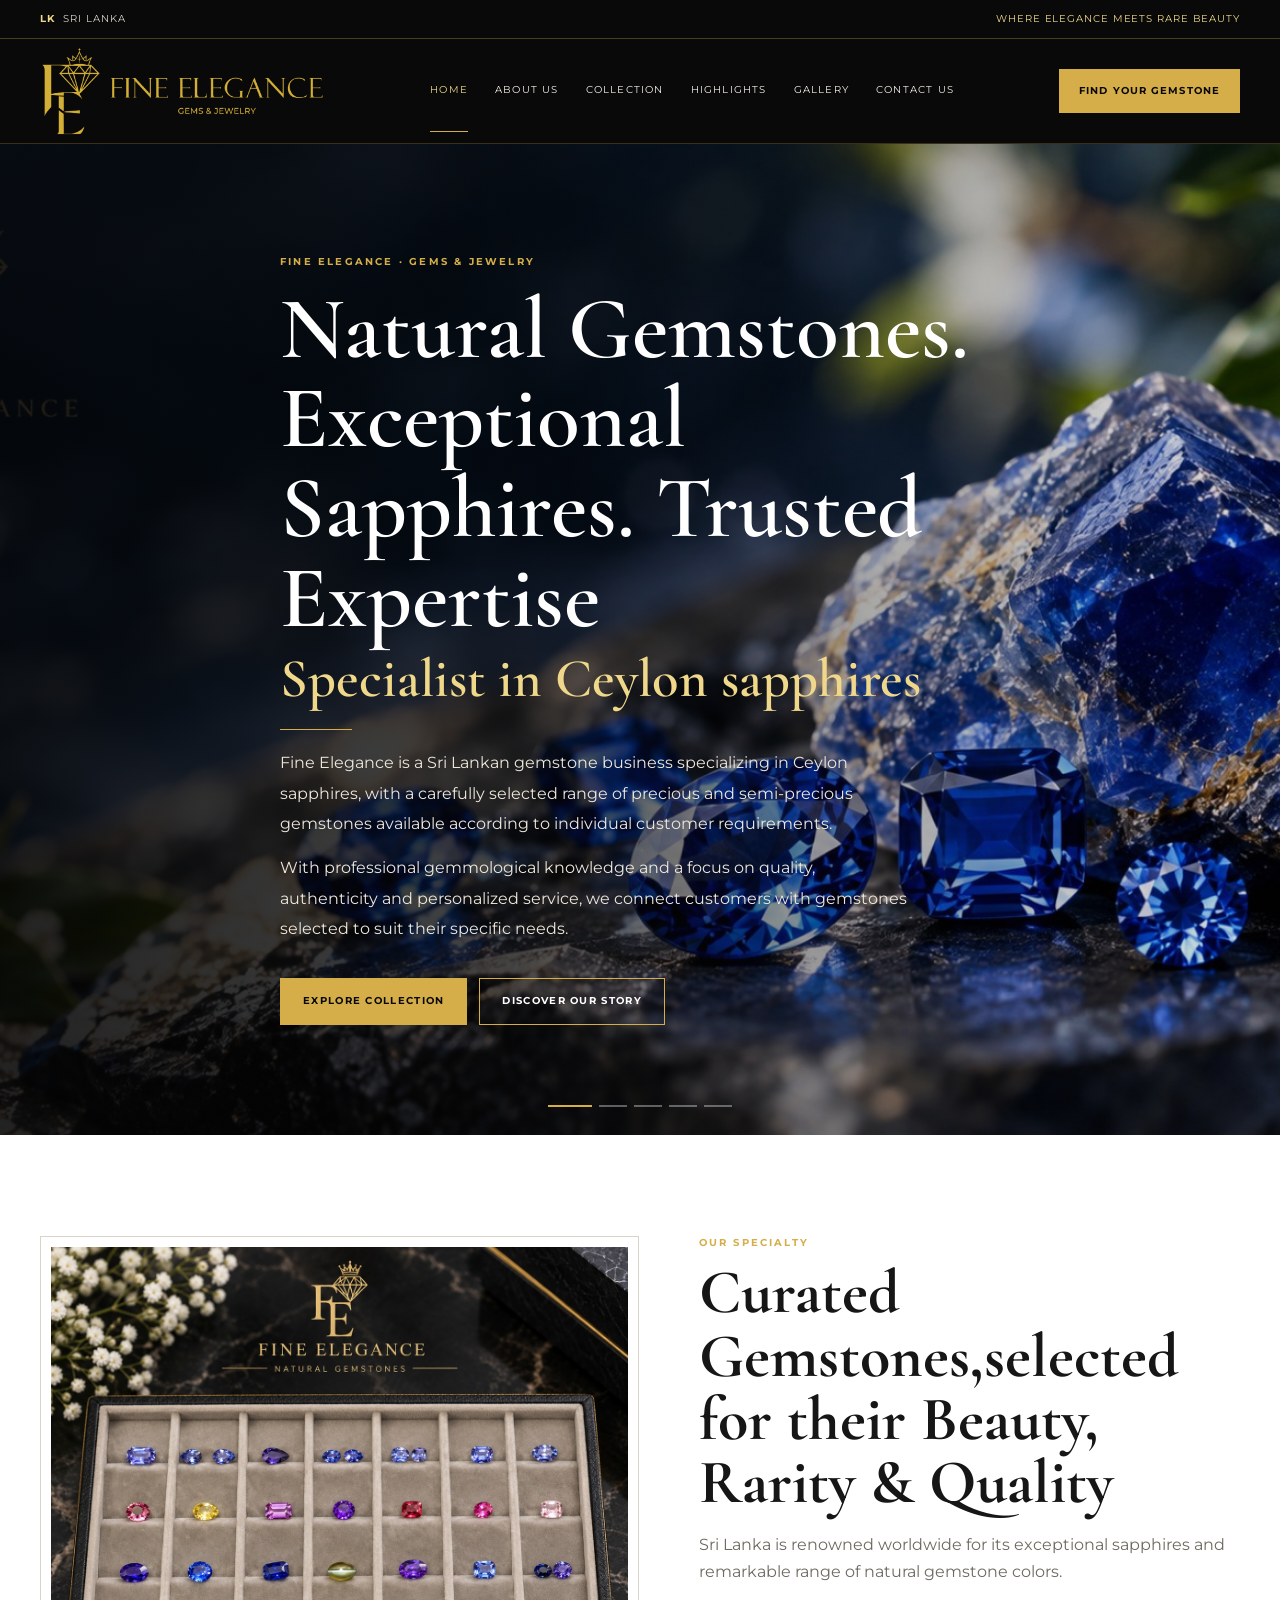
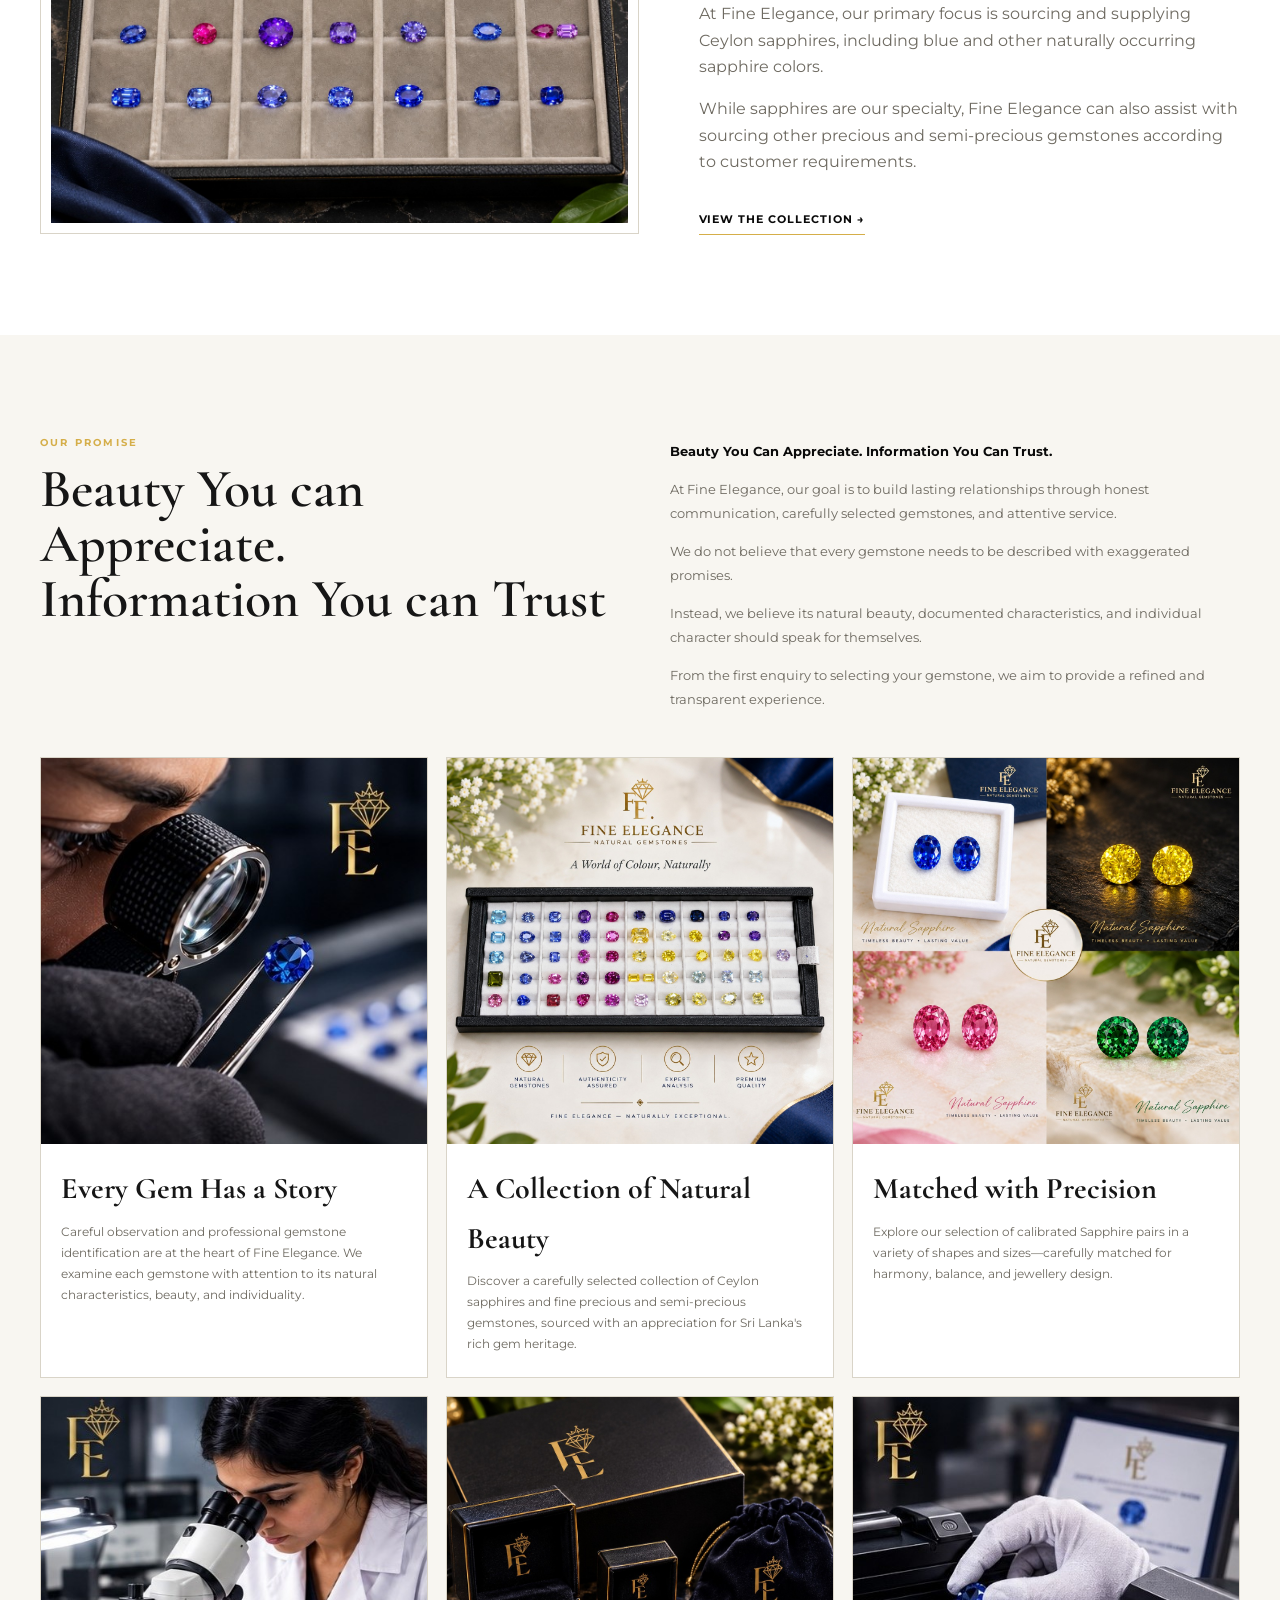
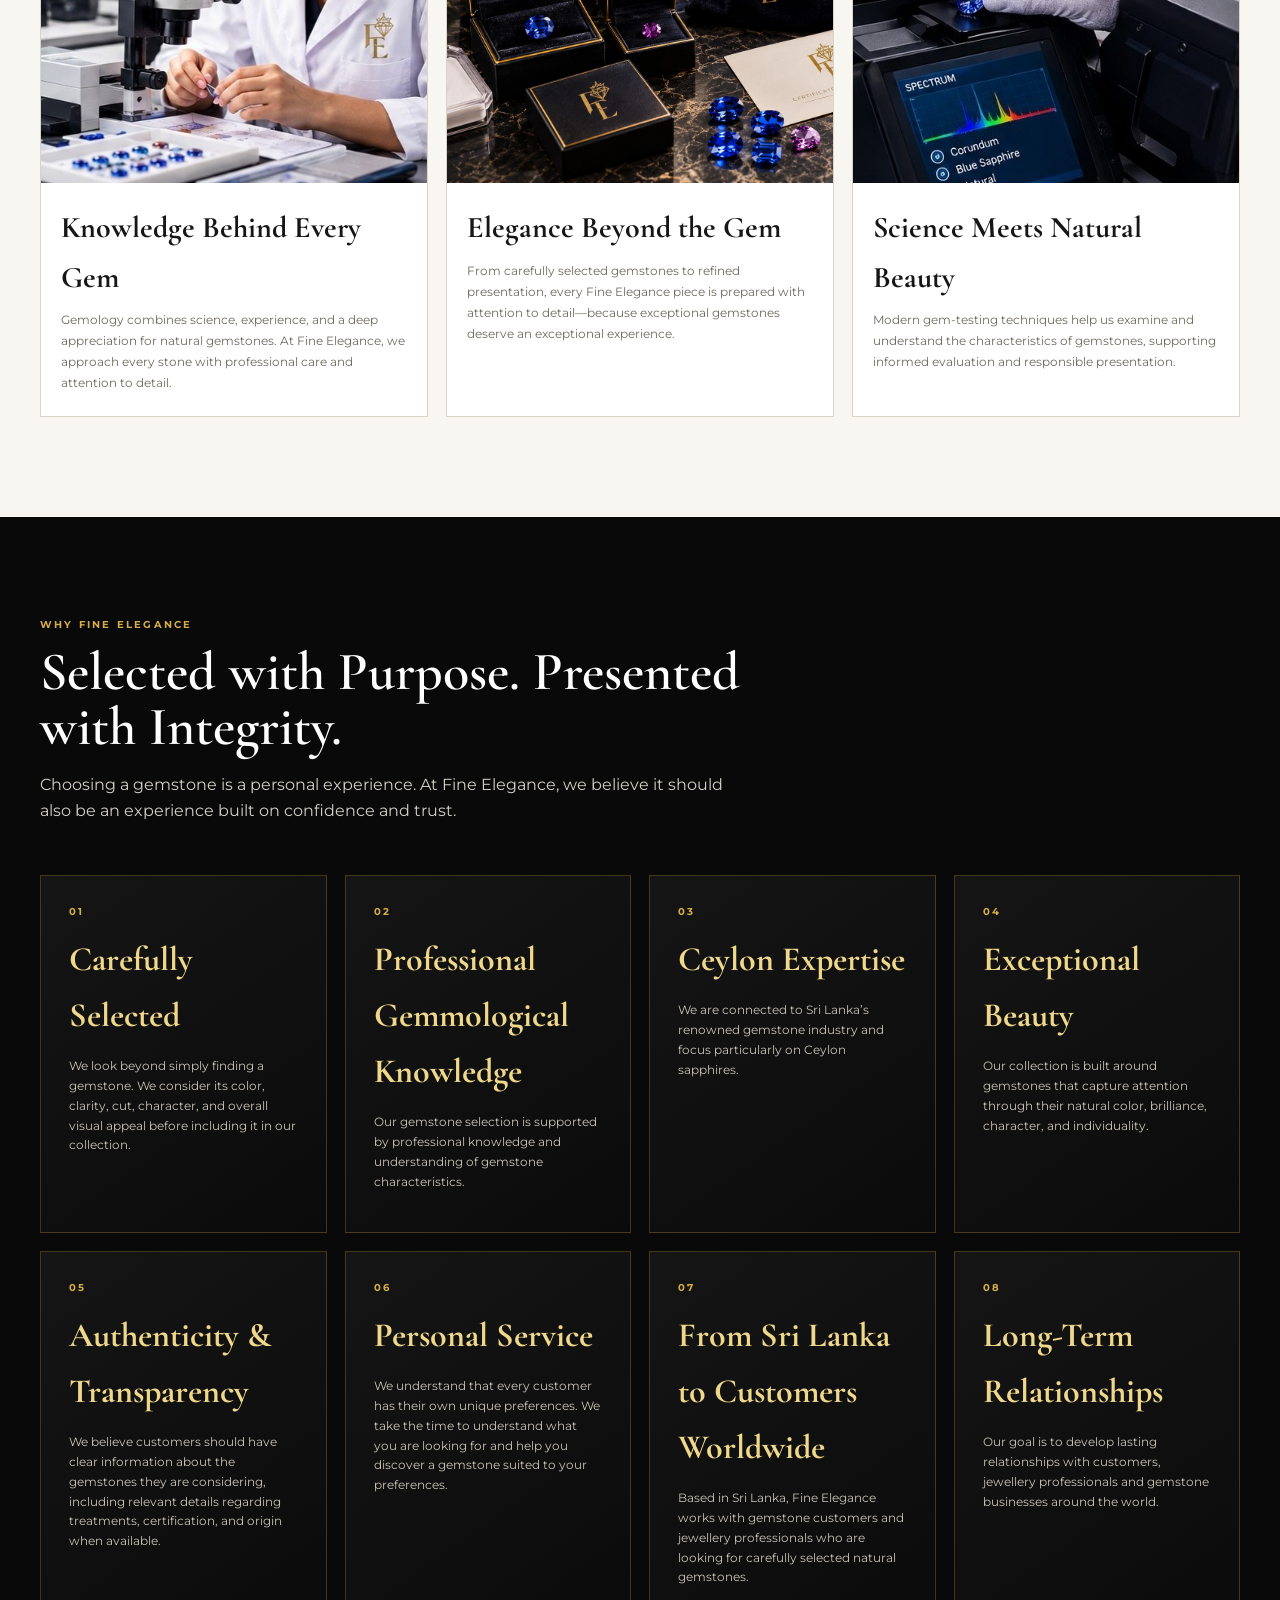
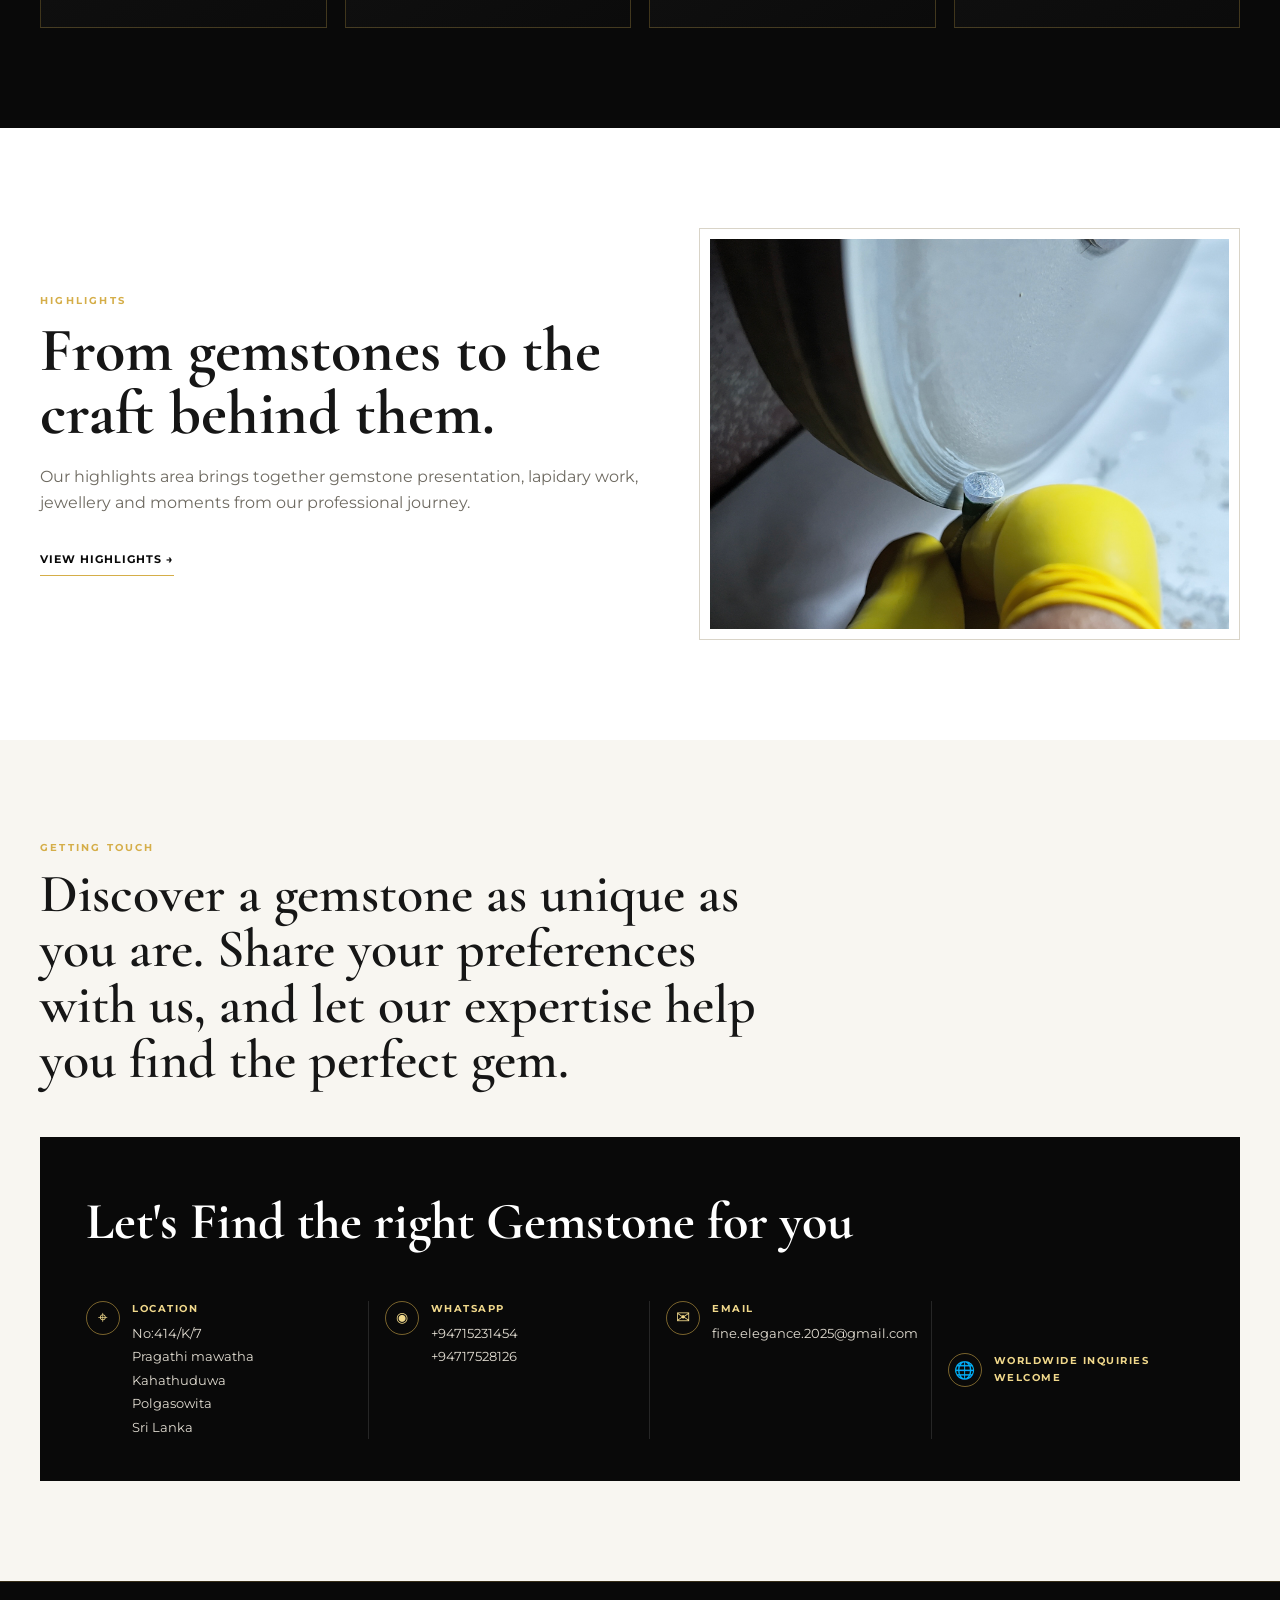
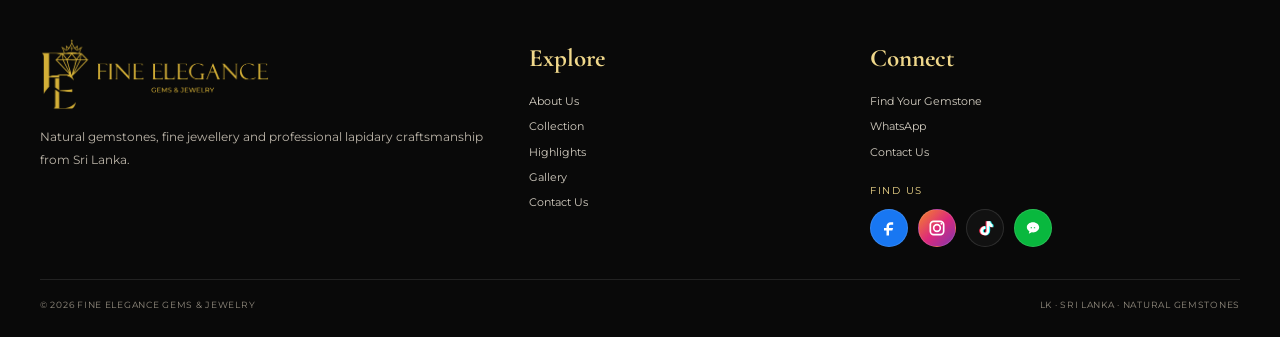
<file: index.html>
<!doctype html><html lang="en"><head><meta charset="utf-8"><meta name="viewport" content="width=device-width,initial-scale=1"><meta name="description" content="Fine Elegance Gems & Jewelry — natural gemstones, professional lapidary work and jewellery from Sri Lanka."><title>Fine Elegance Gems & Jewelry</title><link rel="stylesheet" href="css/style.css"></head><body>
<div class="topbar"><div class="container topbar-inner"><span class="topbar-left"><span class="lk">LK</span><span>Sri Lanka</span></span><span class="topbar-right">Where Elegance Meets Rare Beauty</span></div></div>
<header class="header"><div class="container nav" id="nav"><a class="brand" href="index.html"><img src="assets/logo.png" alt="Fine Elegance Gems & Jewelry"></a><nav class="nav-links"><a class="active" href="index.html">Home</a><a href="pages/about.html">About Us</a><a href="pages/collections.html">Collection</a><a href="pages/highlights.html">Highlights</a><a href="pages/gallery.html">Gallery</a><a href="pages/contact.html">Contact Us</a></nav><a class="header-cta" href="pages/find-your-gemstone.html" target="_blank" rel="noopener">Find Your Gemstone</a><button class="menu-toggle" id="menuToggle" aria-label="Open menu">☰</button></div></header>
<main>
<section class="hero"><div class="hero-slides" aria-hidden="true"><div class="hero-slide active" style="background-image:url('assets/hero-loop-01.jpeg')"></div><div class="hero-slide" style="background-image:url('assets/hero-loop-02.jpeg')"></div><div class="hero-slide" style="background-image:url('assets/hero-loop-03.jpeg')"></div><div class="hero-slide" style="background-image:url('assets/hero-loop-04.jpeg')"></div><div class="hero-slide" style="background-image:url('assets/hero-loop-05.jpeg')"></div></div><div class="hero-overlay"></div><div class="container hero-content"><div class="eyebrow">Fine Elegance · Gems & Jewelry</div><h1><span>Natural Gemstones. Exceptional Sapphires. Trusted Expertise</span><span>Specialist in Ceylon sapphires</span></h1><div class="gold-line"></div><div class="hero-description"><p>Fine Elegance is a Sri Lankan gemstone business specializing in Ceylon sapphires, with a carefully selected range of precious and semi-precious gemstones available according to individual customer requirements.</p><p>With professional gemmological knowledge and a focus on quality, authenticity and personalized service, we connect customers with gemstones selected to suit their specific needs.</p></div><div class="hero-actions"><a class="btn btn-gold" href="pages/collections.html">Explore Collection</a><a class="btn btn-outline" href="pages/about.html">Discover Our Story</a></div></div><div class="hero-dots" aria-hidden="true"><span class="active"></span><span></span><span></span><span></span><span></span></div></section>
<section class="section"><div class="container split"><div class="frame"><img class="specialty-image" src="assets/our-specialty.jpg" alt="Fine Elegance natural gemstone collection"></div><div class="copy"><div class="kicker">Our Specialty</div><h2>Curated Gemstones,selected for their Beauty, Rarity &amp; Quality</h2><p>Sri Lanka is renowned worldwide for its exceptional sapphires and remarkable range of natural gemstone colors.</p><p>At Fine Elegance, our primary focus is sourcing and supplying Ceylon sapphires, including blue and other naturally occurring sapphire colors.</p><p>While sapphires are our specialty, Fine Elegance can also assist with sourcing other precious and semi-precious gemstones according to customer requirements.</p><a class="link-arrow" href="pages/collections.html">View the collection →</a></div></div></section>
<section class="section section-soft"><div class="container"><div class="promise-intro"><div class="section-heading promise-heading" style="margin-bottom:0"><div class="kicker">Our Promise</div><h2><span>Beauty You can Appreciate.</span><span>Information You can Trust</span></h2></div><div class="promise-body"><p><strong>Beauty You Can Appreciate. Information You Can Trust.</strong></p><p>At Fine Elegance, our goal is to build lasting relationships through honest communication, carefully selected gemstones, and attentive service.</p><p>We do not believe that every gemstone needs to be described with exaggerated promises.</p><p>Instead, we believe its natural beauty, documented characteristics, and individual character should speak for themselves.</p><p>From the first enquiry to selecting your gemstone, we aim to provide a refined and transparent experience.</p></div></div><div class="collection-grid home-promise-cards" style="margin-top:46px">
<article class="collection-card home-promise-card"><div class="cover"><img src="assets/Fine_Elegance_Additional_Photo_01.jpg" alt="Every Gem Has a Story"></div><div class="info"><h3>Every Gem Has a Story</h3><p>Careful observation and professional gemstone identification are at the heart of Fine Elegance. We examine each gemstone with attention to its natural characteristics, beauty, and individuality.</p></div></article>
<a class="collection-card home-promise-card" href="pages/collections.html"><div class="cover"><img src="assets/WhatsApp Image 2026-09-29 at 21.54.19.jpeg" alt="A Collection of Natural Beauty"></div><div class="info"><h3>A Collection of Natural Beauty</h3><p>Discover a carefully selected collection of Ceylon sapphires and fine precious and semi-precious gemstones, sourced with an appreciation for Sri Lanka's rich gem heritage.</p></div></a>
<article class="collection-card home-promise-card"><div class="cover"><img src="assets/WhatsApp Image 2026-09-30 at 23.50.42.jpeg" alt="Matched with Precision"></div><div class="info"><h3>Matched with Precision</h3><p>Explore our selection of calibrated Sapphire pairs in a variety of shapes and sizes—carefully matched for harmony, balance, and jewellery design.</p></div></article>
<a class="collection-card home-promise-card" href="pages/about.html"><div class="cover"><img src="assets/Fine_Elegance_Additional_Photo_04.jpg" alt="Knowledge Behind Every Gem"></div><div class="info"><h3>Knowledge Behind Every Gem</h3><p>Gemology combines science, experience, and a deep appreciation for natural gemstones. At Fine Elegance, we approach every stone with professional care and attention to detail.</p></div></a>
<article class="collection-card home-promise-card"><div class="cover"><img src="assets/WhatsApp Image 2026-09-30 at 23.55.25.jpeg" alt="Elegance Beyond the Gem"></div><div class="info"><h3>Elegance Beyond the Gem</h3><p>From carefully selected gemstones to refined presentation, every Fine Elegance piece is prepared with attention to detail—because exceptional gemstones deserve an exceptional experience.</p></div></article>
<article class="collection-card home-promise-card"><div class="cover"><img src="assets/Fine_Elegance_Additional_Photo_06.jpg" alt="Science Meets Natural Beauty"></div><div class="info"><h3>Science Meets Natural Beauty</h3><p>Modern gem-testing techniques help us examine and understand the characteristics of gemstones, supporting informed evaluation and responsible presentation.</p></div></article>
</div></div></section>
<section class="section section-dark"><div class="container"><div class="section-heading"><div class="kicker">Why Fine Elegance</div><h2>Selected with Purpose. Presented with Integrity.</h2><p>Choosing a gemstone is a personal experience. At Fine Elegance, we believe it should also be an experience built on confidence and trust.</p></div><div class="dark-grid"><article class="dark-card"><div class="kicker">01</div><h3>Carefully Selected</h3><p>We look beyond simply finding a gemstone. We consider its color, clarity, cut, character, and overall visual appeal before including it in our collection.</p></article><article class="dark-card"><div class="kicker">02</div><h3>Professional Gemmological Knowledge</h3><p>Our gemstone selection is supported by professional knowledge and understanding of gemstone characteristics.</p></article><article class="dark-card"><div class="kicker">03</div><h3>Ceylon Expertise</h3><p>We are connected to Sri Lanka’s renowned gemstone industry and focus particularly on Ceylon sapphires.</p></article><article class="dark-card"><div class="kicker">04</div><h3>Exceptional Beauty</h3><p>Our collection is built around gemstones that capture attention through their natural color, brilliance, character, and individuality.</p></article><article class="dark-card"><div class="kicker">05</div><h3>Authenticity &amp; Transparency</h3><p>We believe customers should have clear information about the gemstones they are considering, including relevant details regarding treatments, certification, and origin when available.</p></article><article class="dark-card"><div class="kicker">06</div><h3>Personal Service</h3><p>We understand that every customer has their own unique preferences. We take the time to understand what you are looking for and help you discover a gemstone suited to your preferences.</p></article><article class="dark-card"><div class="kicker">07</div><h3>From Sri Lanka to Customers Worldwide</h3><p>Based in Sri Lanka, Fine Elegance works with gemstone customers and jewellery professionals who are looking for carefully selected natural gemstones.</p></article><article class="dark-card"><div class="kicker">08</div><h3>Long-Term Relationships</h3><p>Our goal is to develop lasting relationships with customers, jewellery professionals and gemstone businesses around the world.</p></article></div></div></section>
<section class="section"><div class="container split"><div class="copy"><div class="kicker">Highlights</div><h2>From gemstones to the craft behind them.</h2><p>Our highlights area brings together gemstone presentation, lapidary work, jewellery and moments from our professional journey.</p><a class="link-arrow" href="pages/highlights.html">View highlights →</a></div><div class="frame"><img src="assets/home-lapidary-1.jpg" alt="Professional lapidary work"></div></div></section>
<section class="section section-soft"><div class="container"><div class="section-heading"><div class="kicker">Getting touch</div><h2>Discover a gemstone as unique as you are. Share your preferences with us, and let our expertise help you find the perfect gem.</h2></div><div class="contact-grid getting-touch-grid"><div class="contact-card getting-touch-card"><h2>Let's Find the right Gemstone for you</h2><div class="contact-details"><div class="contact-detail"><span class="contact-icon" aria-hidden="true">⌖</span><div><strong>Location</strong><p>No:414/K/7<br>Pragathi mawatha<br>Kahathuduwa<br>Polgasowita<br>Sri Lanka</p></div></div><div class="contact-detail"><span class="contact-icon whatsapp-icon" aria-hidden="true">◉</span><div><strong>WhatsApp</strong><p><a href="https://wa.me/94715231454" target="_blank" rel="noopener">+94715231454</a><br><a href="https://wa.me/94717528126" target="_blank" rel="noopener">+94717528126</a></p></div></div><div class="contact-detail"><span class="contact-icon" aria-hidden="true">✉</span><div><strong>Email</strong><p><a href="mailto:fine.elegance.2025@gmail.com">fine.elegance.2025@gmail.com</a></p></div></div><div class="contact-detail worldwide-detail"><span class="contact-icon" aria-hidden="true">🌐</span><div><strong>Worldwide Inquiries Welcome</strong></div></div></div></div></div></div></section>
</main>
<footer class="footer"><div class="container footer-grid"><div><img class="footer-logo" src="assets/logo.png" alt="Fine Elegance Gems & Jewelry"><p>Natural gemstones, fine jewellery and professional lapidary craftsmanship from Sri Lanka.</p></div><div><h4>Explore</h4><div class="footer-links"><a href="pages/about.html">About Us</a><a href="pages/collections.html">Collection</a><a href="pages/highlights.html">Highlights</a><a href="pages/gallery.html">Gallery</a><a href="pages/contact.html">Contact Us</a></div></div><div><h4>Connect</h4><div class="footer-links"><a href="pages/find-your-gemstone.html" target="_blank" rel="noopener">Find Your Gemstone</a><a href="https://wa.me/94715231454" target="_blank" rel="noopener">WhatsApp</a><a href="pages/contact.html">Contact Us</a></div><div class="find-us"><div class="find-us-label">Find us</div><div class="social-icons"><a class="social facebook" href="https://www.facebook.com/share/19Zs82nuhp/" target="_blank" rel="noopener" aria-label="Facebook"><svg viewBox="0 0 24 24" aria-hidden="true"><path d="M14 8h3V5h-3c-3 0-5 2-5 5v2H6v3h3v6h3v-6h4l1-3h-5v-2c0-1 .4-2 2-2z"/></svg></a><a class="social instagram" href="https://www.instagram.com/fineelegance2025?stkn=MWd0eXo5MGV2eGNyNg==" target="_blank" rel="noopener" aria-label="Instagram"><svg viewBox="0 0 24 24" aria-hidden="true"><rect x="4" y="4" width="16" height="16" rx="4"/><circle cx="12" cy="12" r="4"/><circle cx="17.3" cy="6.8" r="1.15" class="fill-dot"/></svg></a><a class="social tiktok" href="https://www.tiktok.com/@fine.elegance?_r=1&_t=ZS-9AAkNAuH4xq" target="_blank" rel="noopener" aria-label="TikTok"><svg viewBox="0 0 24 24" aria-hidden="true"><path d="M15 4h3.1c.3 1.8 1.2 3.1 2.9 4v3.1c-1.5-.2-2.8-.7-4-1.6v6.1A5.4 5.4 0 1 1 12 10v3.2a2.3 2.3 0 1 0 1.9 2.3V4H15z"/></svg></a><a class="social wechat" href="https://u.wechat.com/kC4eYPPzSgHjaBleeU37X_w?s=2" target="_blank" rel="noopener" aria-label="WeChat"><svg viewBox="0 0 24 24" aria-hidden="true"><path d="M12 5c-4.1 0-7.4 2.7-7.4 6.1 0 2 1.2 3.7 3.1 4.8L7 19l3.4-1.8c.5.1 1 .1 1.6.1 4.1 0 7.4-2.7 7.4-6.1S16.1 5 12 5zm-2.8 6h1.6v1.3H9.2V11zm3.8 0h1.6v1.3H13V11z"/></svg></a></div></div></div></div><div class="container copyright"><span>© <span id="year"></span> Fine Elegance Gems & Jewelry</span><span>LK · Sri Lanka · Natural Gemstones</span></div></footer><script src="js/app.js"></script></body></html>
</file>
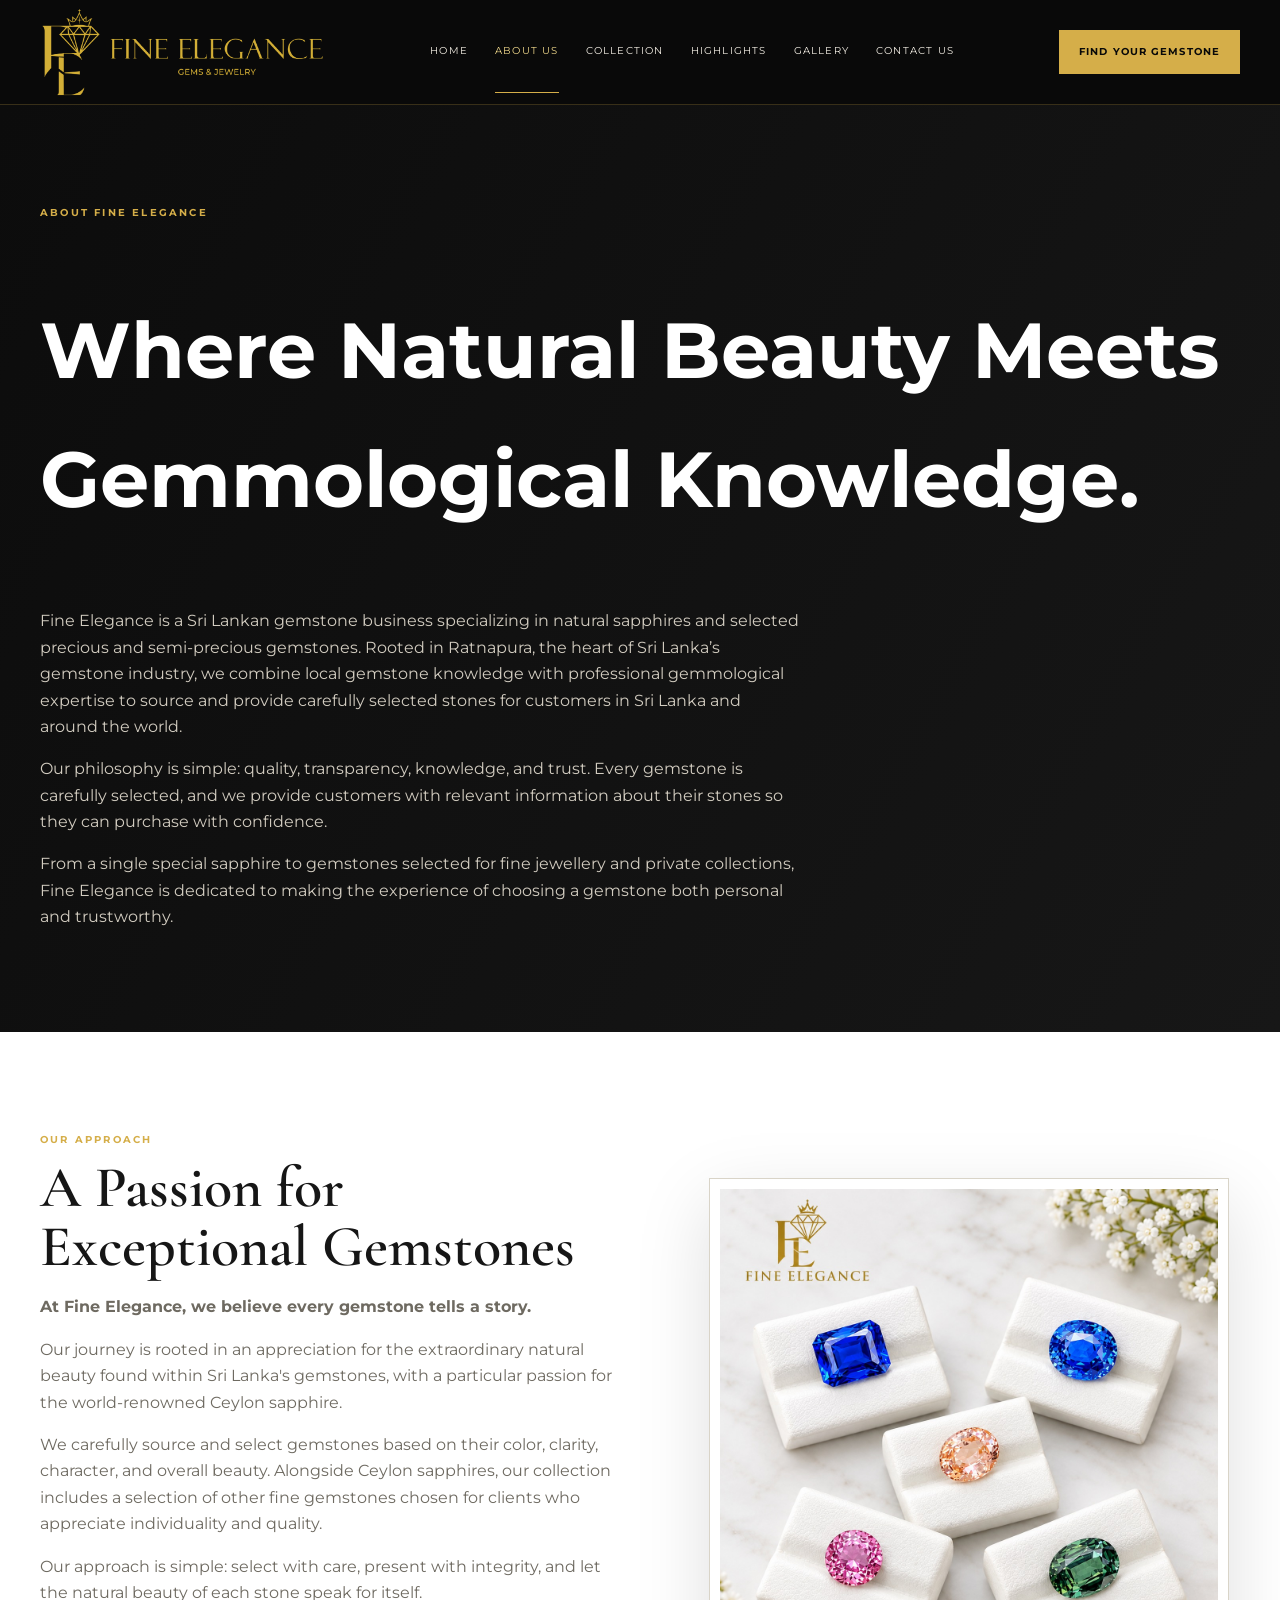
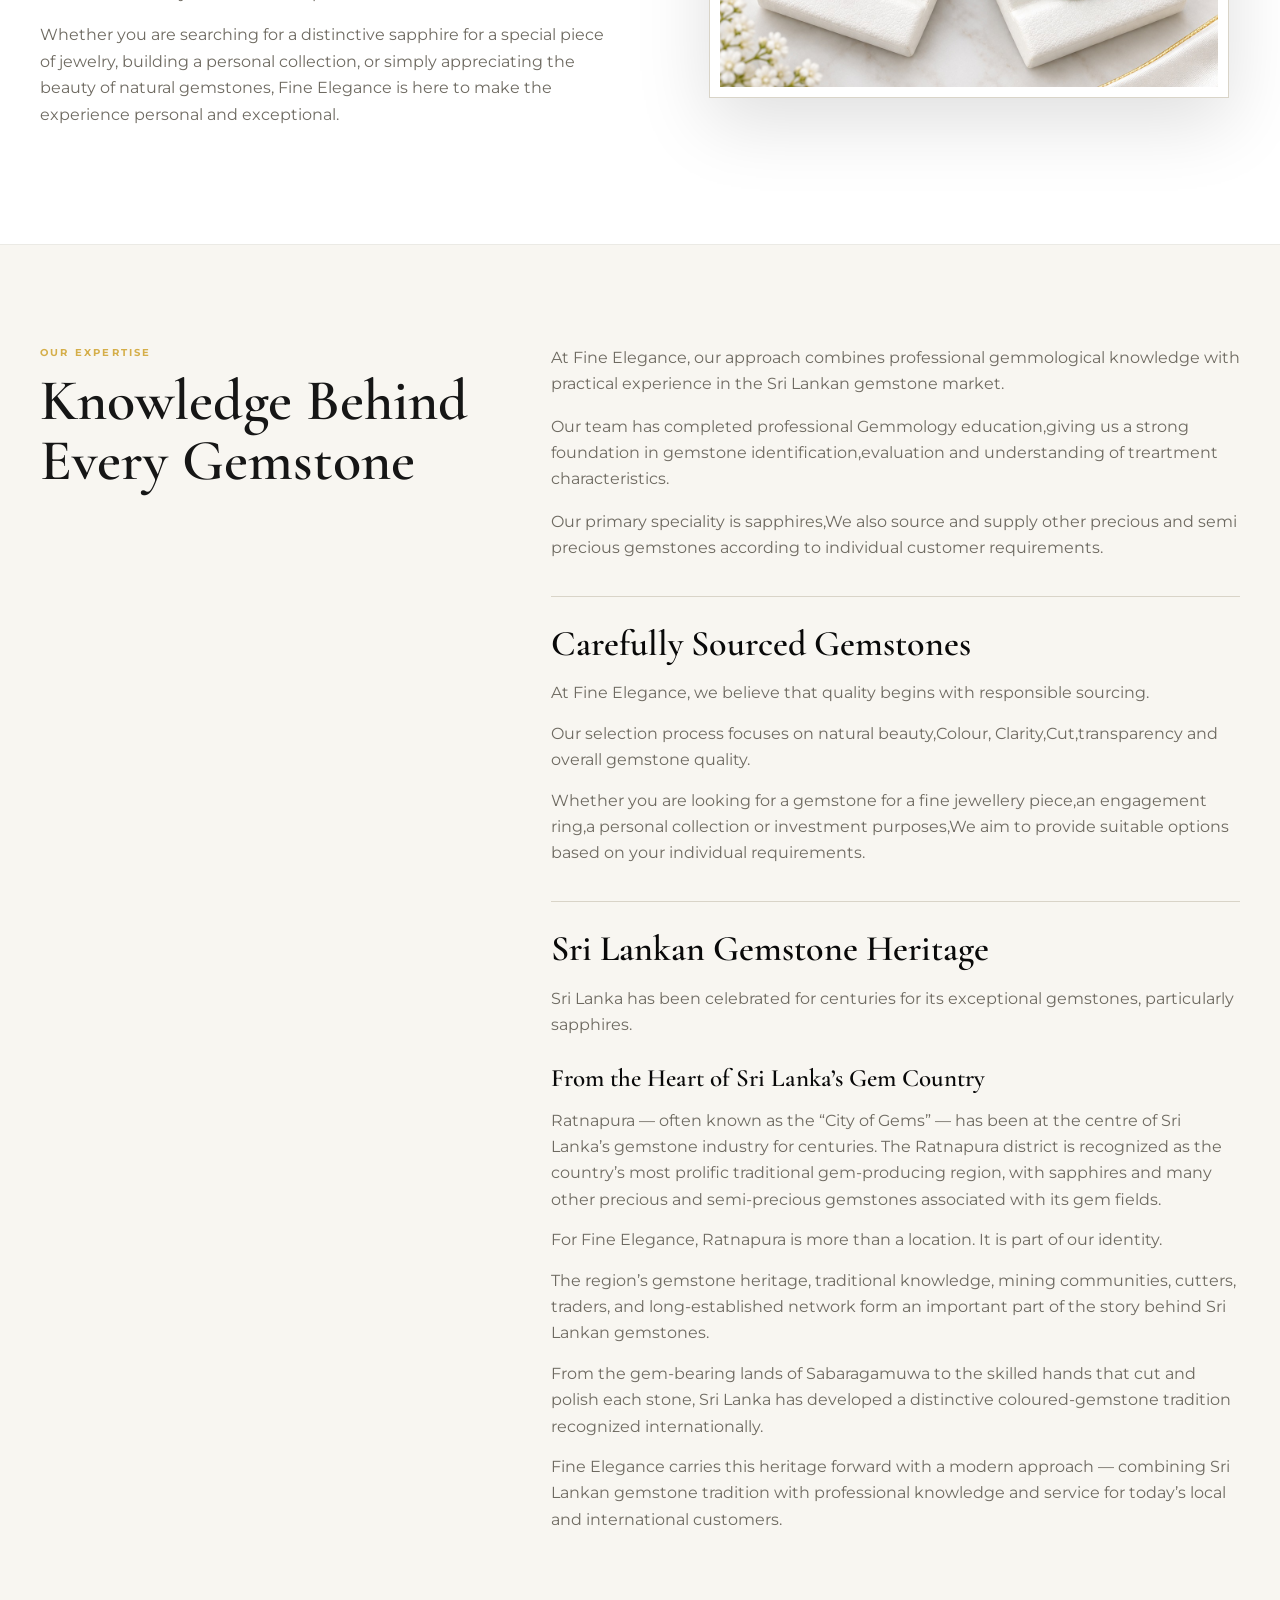
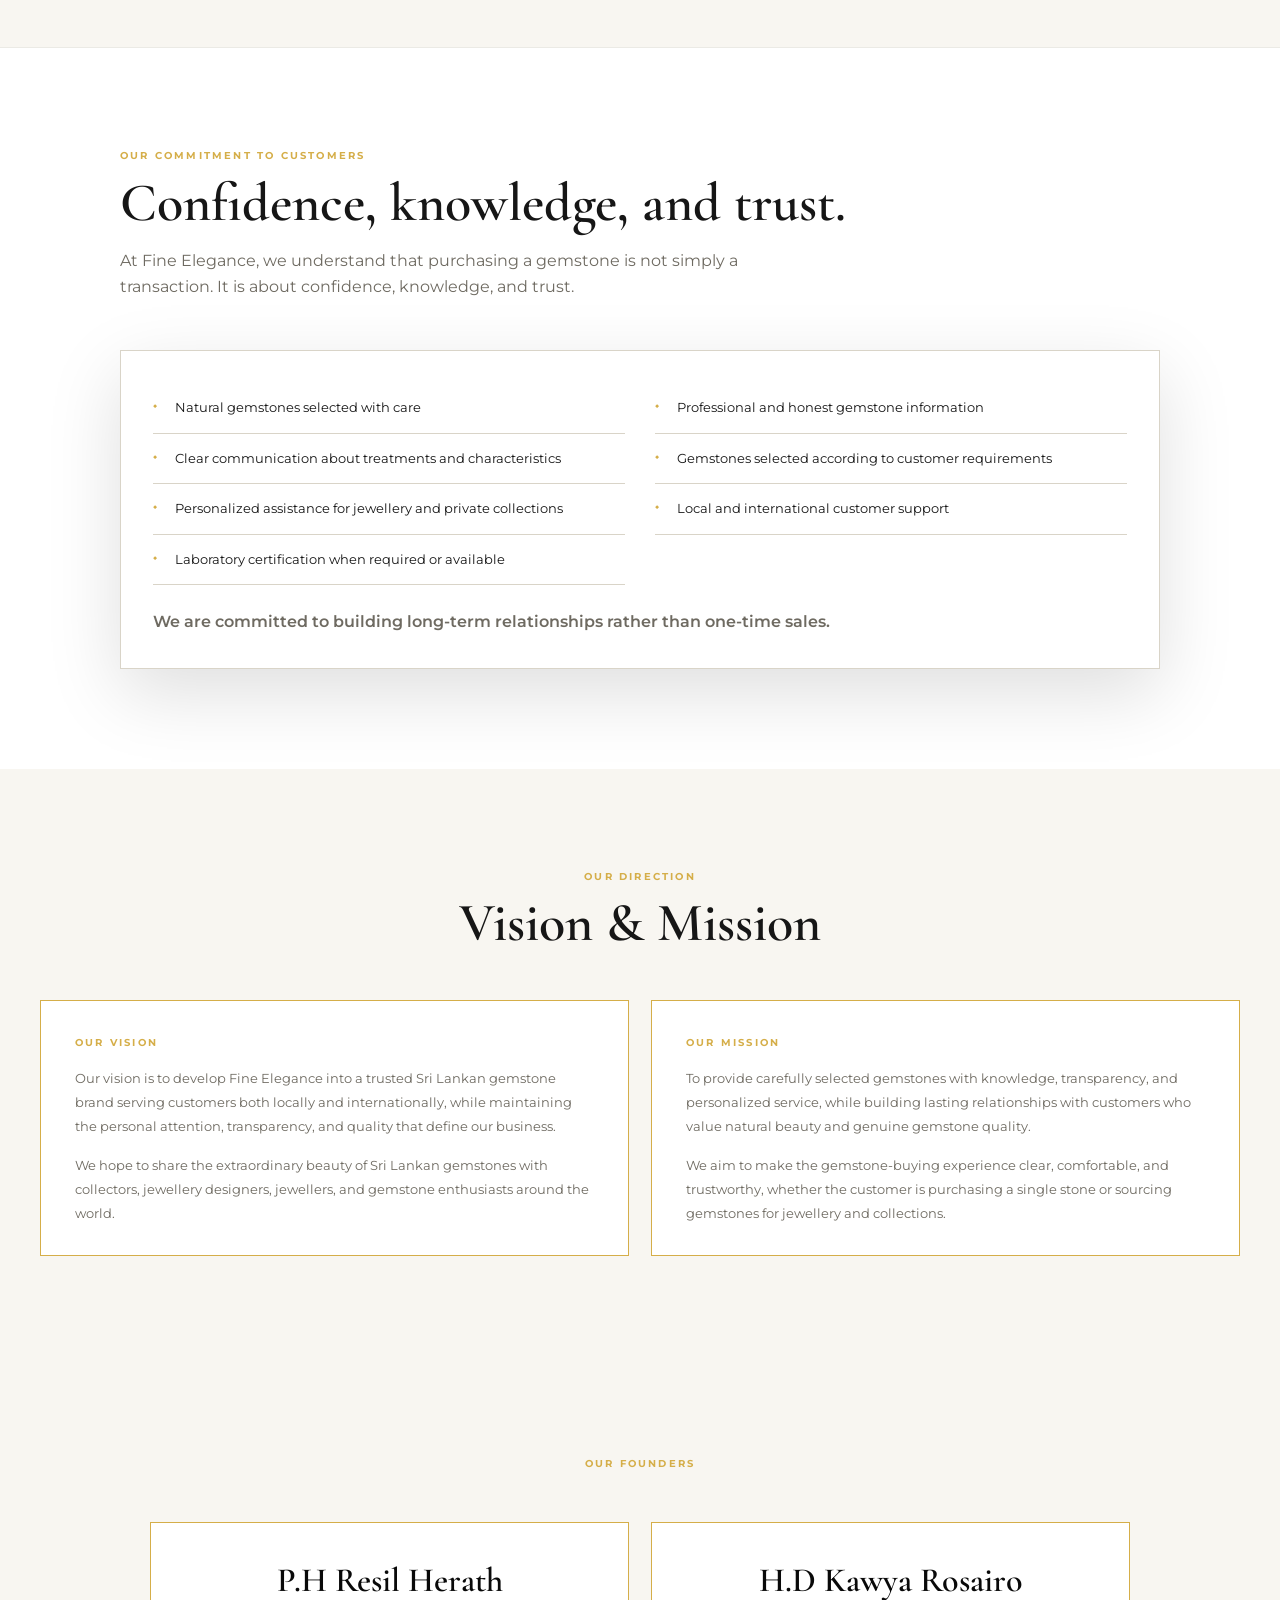
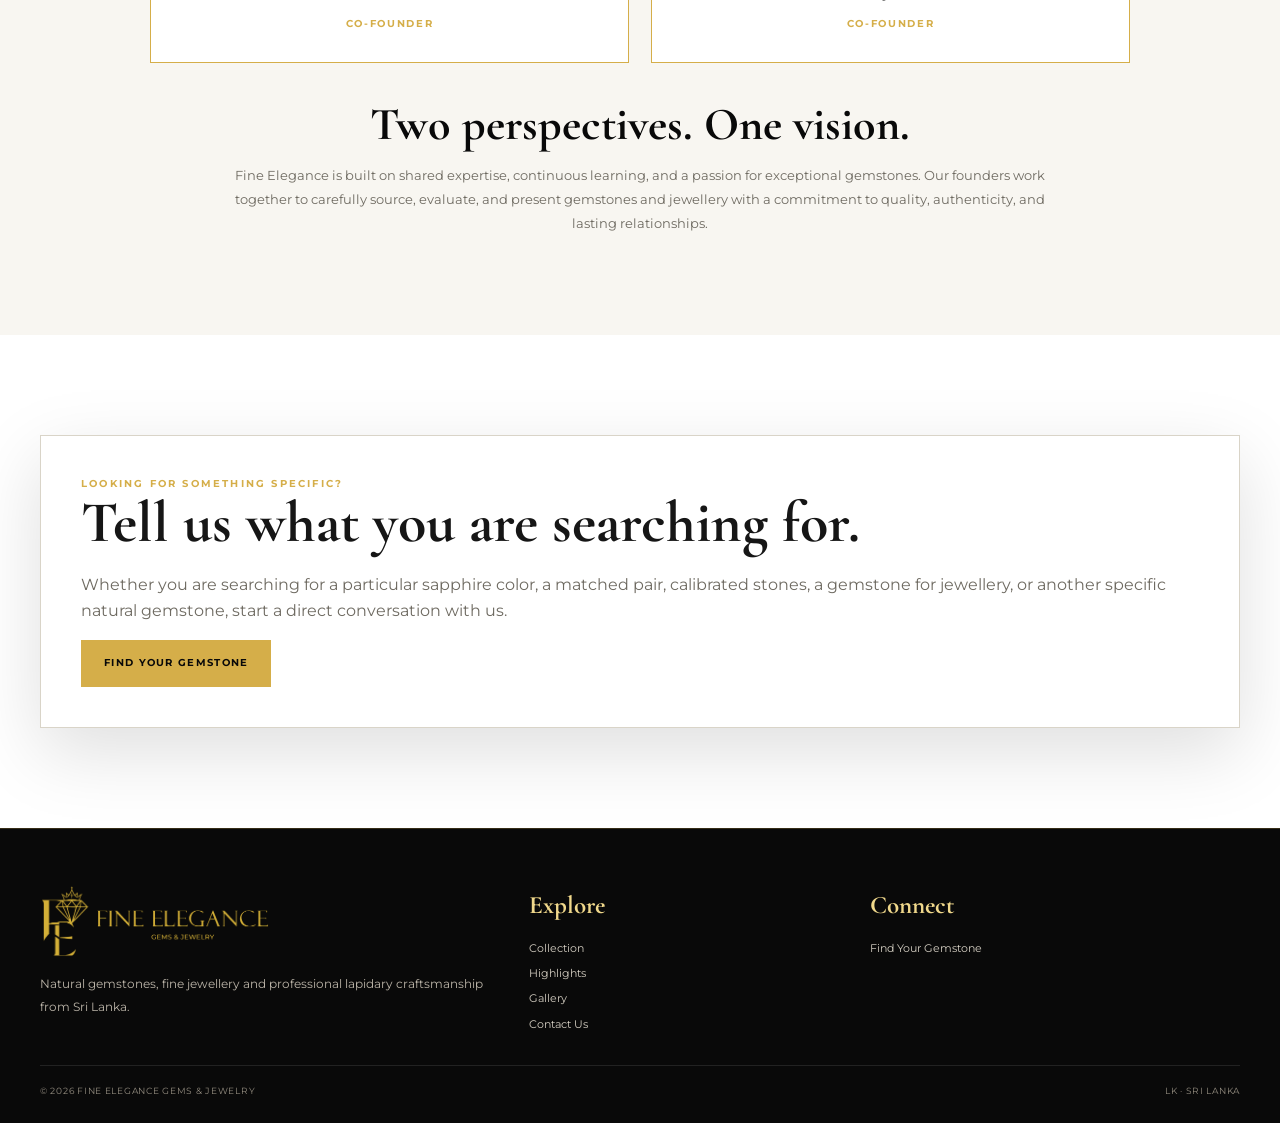
<file: pages/about.html>
<!doctype html><html lang="en"><head><meta charset="utf-8"><meta name="viewport" content="width=device-width,initial-scale=1"><meta name="description" content="About Fine Elegance Gems & Jewelry."><title>About Us | Fine Elegance Gems & Jewelry</title><link rel="stylesheet" href="../css/style.css"></head><body>
<header class="header"><div class="container nav" id="nav"><a class="brand" href="../index.html"><img src="../assets/logo.png" alt="Fine Elegance Gems & Jewelry"></a><nav class="nav-links"><a href="../index.html">Home</a><a class="active" href="about.html">About Us</a><a href="collections.html">Collection</a><a href="highlights.html">Highlights</a><a href="gallery.html">Gallery</a><a href="contact.html">Contact Us</a></nav><a class="header-cta" href="find-your-gemstone.html" target="_blank" rel="noopener">Find Your Gemstone</a><button class="menu-toggle" id="menuToggle">☰</button></div></header>
<section class="page-hero">
  <div class="container">
    <div class="kicker">About Fine Elegance</div>
    <h1>Where Natural Beauty Meets Gemmological Knowledge.</h1>
    <p>Fine Elegance is a Sri Lankan gemstone business specializing in natural sapphires and selected precious and semi-precious gemstones. Rooted in Ratnapura, the heart of Sri Lanka’s gemstone industry, we combine local gemstone knowledge with professional gemmological expertise to source and provide carefully selected stones for customers in Sri Lanka and around the world.</p>
    <p>Our philosophy is simple: quality, transparency, knowledge, and trust. Every gemstone is carefully selected, and we provide customers with relevant information about their stones so they can purchase with confidence.</p>
    <p>From a single special sapphire to gemstones selected for fine jewellery and private collections, Fine Elegance is dedicated to making the experience of choosing a gemstone both personal and trustworthy.</p>
  </div>
</section>

<main>
  <section class="section">
    <div class="container two-col about-approach-grid">
      <div class="prose">
        <div class="kicker">Our Approach</div>
        <h2 class="display-title about-display-title">A Passion for Exceptional Gemstones</h2>
        <p><strong>At Fine Elegance, we believe every gemstone tells a story.</strong></p>
        <p>Our journey is rooted in an appreciation for the extraordinary natural beauty found within Sri Lanka's gemstones, with a particular passion for the world-renowned Ceylon sapphire.</p>
        <p>We carefully source and select gemstones based on their color, clarity, character, and overall beauty. Alongside Ceylon sapphires, our collection includes a selection of other fine gemstones chosen for clients who appreciate individuality and quality.</p>
        <p>Our approach is simple: select with care, present with integrity, and let the natural beauty of each stone speak for itself.</p>
        <p>Whether you are searching for a distinctive sapphire for a special piece of jewelry, building a personal collection, or simply appreciating the beauty of natural gemstones, Fine Elegance is here to make the experience personal and exceptional.</p>
      </div>
      <div class="approach-accent about-approach-image-wrap">
        <img class="about-approach-image" src="../assets/about-approach.jpg" alt="Fine Elegance natural gemstones">
      </div>
    </div>
  </section>

  <section class="section section-soft expertise-section">
    <div class="container expertise-grid">
      <div class="expertise-heading">
        <div class="kicker">Our Expertise</div>
        <h2 class="display-title">Knowledge Behind Every Gemstone</h2>
      </div>
      <div class="expertise-content">
        <p>At Fine Elegance, our approach combines professional gemmological knowledge with practical experience in the Sri Lankan gemstone market.</p>
        <p>Our team has completed professional Gemmology education,giving us a strong foundation in gemstone identification,evaluation and understanding of treartment characteristics.</p>
        <p>Our primary speciality is sapphires,We also source and supply other precious and semi precious gemstones according to individual customer requirements.</p>

        <div class="expertise-topic">
          <h3>Carefully Sourced Gemstones</h3>
          <p>At Fine Elegance, we believe that quality begins with responsible sourcing.</p>
          <p>Our selection process focuses on natural beauty,Colour, Clarity,Cut,transparency and overall gemstone quality.</p>
          <p>Whether you are looking for a gemstone for a fine jewellery piece,an engagement ring,a personal collection or investment purposes,We aim to provide suitable options based on your individual requirements.</p>
        </div>

        <div class="expertise-topic">
          <h3>Sri Lankan Gemstone Heritage</h3>
          <p>Sri Lanka has been celebrated for centuries for its exceptional gemstones, particularly sapphires.</p>
          <h4>From the Heart of Sri Lanka’s Gem Country</h4>
          <p>Ratnapura — often known as the “City of Gems” — has been at the centre of Sri Lanka’s gemstone industry for centuries. The Ratnapura district is recognized as the country’s most prolific traditional gem-producing region, with sapphires and many other precious and semi-precious gemstones associated with its gem fields.</p>
          <p>For Fine Elegance, Ratnapura is more than a location. It is part of our identity.</p>
          <p>The region’s gemstone heritage, traditional knowledge, mining communities, cutters, traders, and long-established network form an important part of the story behind Sri Lankan gemstones.</p>
          <p>From the gem-bearing lands of Sabaragamuwa to the skilled hands that cut and polish each stone, Sri Lanka has developed a distinctive coloured-gemstone tradition recognized internationally.</p>
          <p>Fine Elegance carries this heritage forward with a modern approach — combining Sri Lankan gemstone tradition with professional knowledge and service for today’s local and international customers.</p>
        </div>
      </div>
    </div>
  </section>

  <section class="section">
    <div class="container commitment-section">
      <div class="section-heading">
        <div class="kicker">Our Commitment to Customers</div>
        <h2>Confidence, knowledge, and trust.</h2>
        <p>At Fine Elegance, we understand that purchasing a gemstone is not simply a transaction. It is about confidence, knowledge, and trust.</p>
      </div>
      <div class="commitment-panel">
        <div class="commitment-list">
          <div>Natural gemstones selected with care</div>
          <div>Professional and honest gemstone information</div>
          <div>Clear communication about treatments and characteristics</div>
          <div>Gemstones selected according to customer requirements</div>
          <div>Personalized assistance for jewellery and private collections</div>
          <div>Local and international customer support</div>
          <div>Laboratory certification when required or available</div>
        </div>
        <p class="commitment-end">We are committed to building long-term relationships rather than one-time sales.</p>
      </div>
    </div>
  </section>

  <section class="section section-soft vision-mission-section">
    <div class="container">
      <div class="section-heading centered-heading">
        <div class="kicker">Our Direction</div>
        <h2>Vision &amp; Mission</h2>
      </div>
      <div class="vision-mission-grid">
        <article class="vision-mission-card">
          <div class="kicker">Our Vision</div>
          <p>Our vision is to develop Fine Elegance into a trusted Sri Lankan gemstone brand serving customers both locally and internationally, while maintaining the personal attention, transparency, and quality that define our business.</p>
          <p>We hope to share the extraordinary beauty of Sri Lankan gemstones with collectors, jewellery designers, jewellers, and gemstone enthusiasts around the world.</p>
        </article>
        <article class="vision-mission-card">
          <div class="kicker">Our Mission</div>
          <p>To provide carefully selected gemstones with knowledge, transparency, and personalized service, while building lasting relationships with customers who value natural beauty and genuine gemstone quality.</p>
          <p>We aim to make the gemstone-buying experience clear, comfortable, and trustworthy, whether the customer is purchasing a single stone or sourcing gemstones for jewellery and collections.</p>
        </article>
      </div>
    </div>
  </section>

  <section class="section founders-section">
    <div class="container">
      <div class="section-heading centered-heading">
        <div class="kicker">Our Founders</div>
      </div>
      <div class="founders-grid">
        <article class="founder-card">
          <h3>P.H Resil Herath</h3>
          <div class="founder-role">Co-Founder</div>
        </article>
        <article class="founder-card">
          <h3>H.D Kawya Rosairo</h3>
          <div class="founder-role">Co-Founder</div>
        </article>
      </div>
      <div class="founders-copy">
        <h2>Two perspectives. One vision.</h2>
        <p>Fine Elegance is built on shared expertise, continuous learning, and a passion for exceptional gemstones. Our founders work together to carefully source, evaluate, and present gemstones and jewellery with a commitment to quality, authenticity, and lasting relationships.</p>
      </div>
    </div>
  </section>

  <section class="section">
    <div class="container">
      <div class="requirement-card">
        <div class="kicker">Looking for something specific?</div>
        <h2>Tell us what you are searching for.</h2>
        <p>Whether you are searching for a particular sapphire color, a matched pair, calibrated stones, a gemstone for jewellery, or another specific natural gemstone, start a direct conversation with us.</p>
        <a class="btn btn-gold" href="find-your-gemstone.html" target="_blank" rel="noopener">Find Your Gemstone</a>
      </div>
    </div>
  </section>
</main>
<footer class="footer"><div class="container footer-grid"><div><img class="footer-logo" src="../assets/logo.png" alt="Fine Elegance Gems & Jewelry"><p>Natural gemstones, fine jewellery and professional lapidary craftsmanship from Sri Lanka.</p></div><div><h4>Explore</h4><div class="footer-links"><a href="collections.html">Collection</a><a href="highlights.html">Highlights</a><a href="gallery.html">Gallery</a><a href="contact.html">Contact Us</a></div></div><div><h4>Connect</h4><div class="footer-links"><a href="find-your-gemstone.html" target="_blank" rel="noopener">Find Your Gemstone</a></div></div></div><div class="container copyright"><span>© <span id="year"></span> Fine Elegance Gems & Jewelry</span><span>LK · Sri Lanka</span></div></footer><script src="../js/app.js"></script>
<script src="../js/app.js"></script></body>
</body></html>
</file>
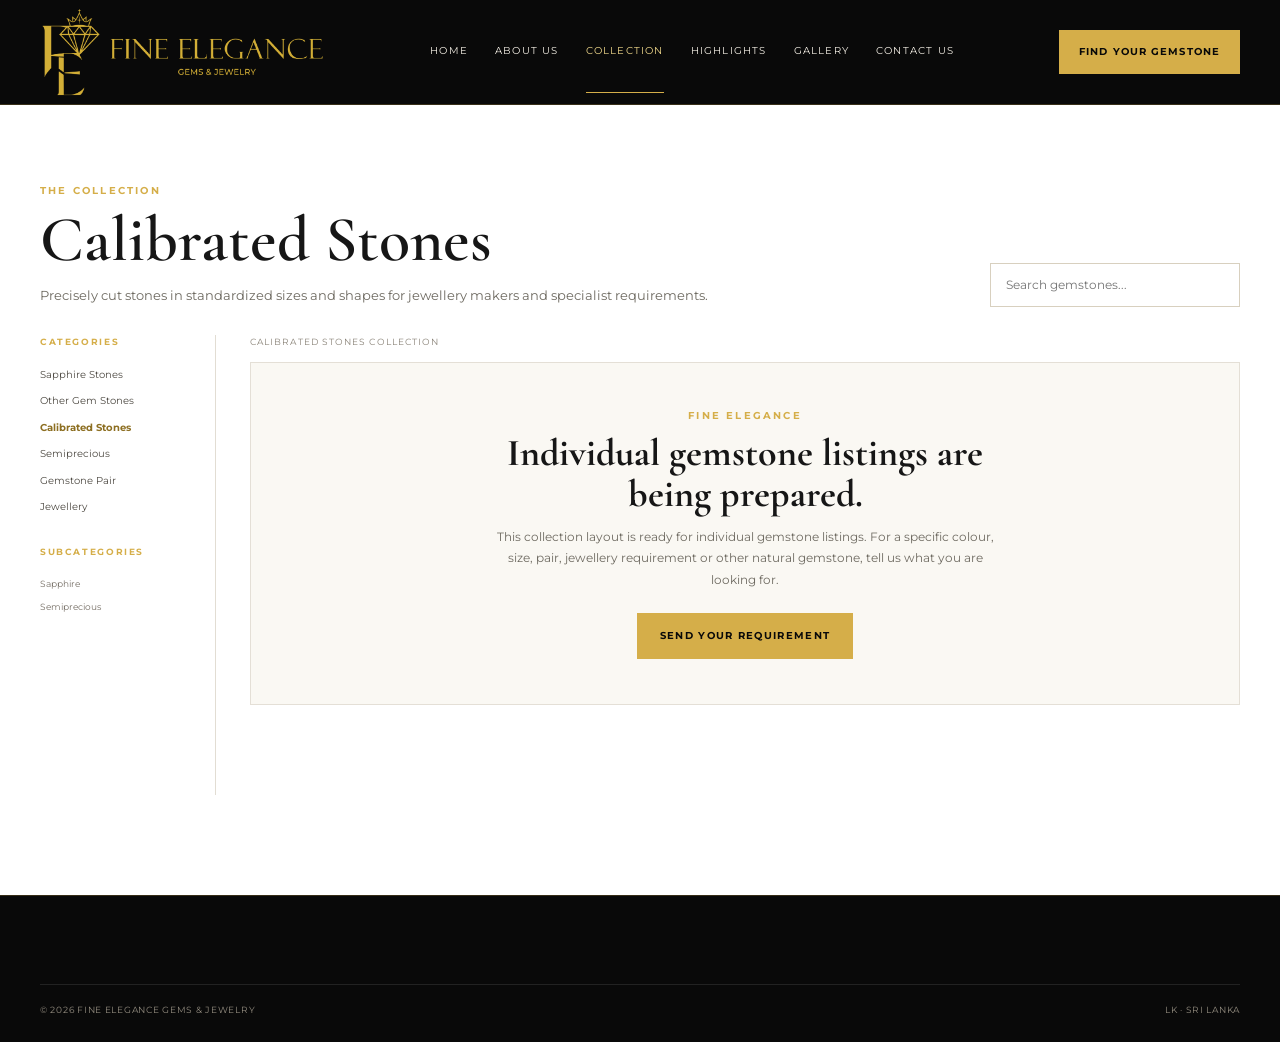
<file: pages/calibrated-stones.html>
<!doctype html><html lang="en"><head><meta charset="utf-8"><meta name="viewport" content="width=device-width,initial-scale=1"><meta name="description" content="Calibrated Stones | Fine Elegance Gems & Jewelry"><title>Calibrated Stones | Fine Elegance Gems & Jewelry</title><link rel="stylesheet" href="../css/style.css"></head><body>
<header class="header"><div class="container nav" id="nav"><a class="brand" href="../index.html"><img src="../assets/logo.png" alt="Fine Elegance Gems & Jewelry"></a><nav class="nav-links"><a href="../index.html">Home</a><a href="about.html">About Us</a><a class="active" href="collections.html">Collection</a><a href="highlights.html">Highlights</a><a href="gallery.html">Gallery</a><a href="contact.html">Contact Us</a></nav><a class="header-cta" href="find-your-gemstone.html" target="_blank" rel="noopener">Find Your Gemstone</a><button class="menu-toggle" id="menuToggle" aria-label="Open menu">☰</button></div></header>
<main><section class="collection-browser"><div class="container">
<div class="collection-browser-head"><div><div class="kicker">The Collection</div><h1>Calibrated Stones</h1><p>Precisely cut stones in standardized sizes and shapes for jewellery makers and specialist requirements.</p></div><input class="collection-search" type="search" placeholder="Search gemstones..." aria-label="Search gemstones"></div>
<div class="collection-browser-layout"><aside class="collection-sidebar"><div class="sidebar-label">Categories</div><div class="sidebar-main-links"><a class="sidebar-link" href="sapphire-stones.html">Sapphire Stones</a><a class="sidebar-link" href="other-gem-stones.html">Other Gem Stones</a><a class="sidebar-link active" href="calibrated-stones.html">Calibrated Stones</a><a class="sidebar-link" href="semiprecious.html">Semiprecious</a><a class="sidebar-link" href="gemstone-pair.html">Gemstone Pair</a><a class="sidebar-link" href="jewellery.html">Jewellery</a></div><div class="sidebar-label sub">Subcategories</div><div class="sidebar-sub-wrap"><button class="sidebar-sub" type="button" data-sub="Sapphire">Sapphire</button><button class="sidebar-sub" type="button" data-sub="Semiprecious">Semiprecious</button></div></aside>
<section class="collection-results"><div class="collection-results-bar"><span class="results-label">Calibrated Stones Collection</span></div><div class="catalogue-empty"><div class="catalogue-empty-inner"><div class="kicker">Fine Elegance</div><h2>Individual gemstone listings are being prepared.</h2><p>This collection layout is ready for individual gemstone listings. For a specific colour, size, pair, jewellery requirement or other natural gemstone, tell us what you are looking for.</p><a class="btn btn-gold" href="find-your-gemstone.html" target="_blank" rel="noopener">Send Your Requirement</a></div></div></section>
</div></div></section></main>
<footer class="footer"><div class="container copyright"><span>© <span id="year"></span> Fine Elegance Gems & Jewelry</span><span>LK · Sri Lanka</span></div></footer><script src="../js/app.js"></script>
<script>
(function(){
 const input=document.querySelector('.collection-search');
 const subs=[...document.querySelectorAll('.sidebar-sub')];
 subs.forEach(b=>b.addEventListener('click',()=>{subs.forEach(x=>x.classList.remove('active'));b.classList.add('active');if(input)input.value=b.dataset.sub;}));
})();
</script></body></html>
</file>
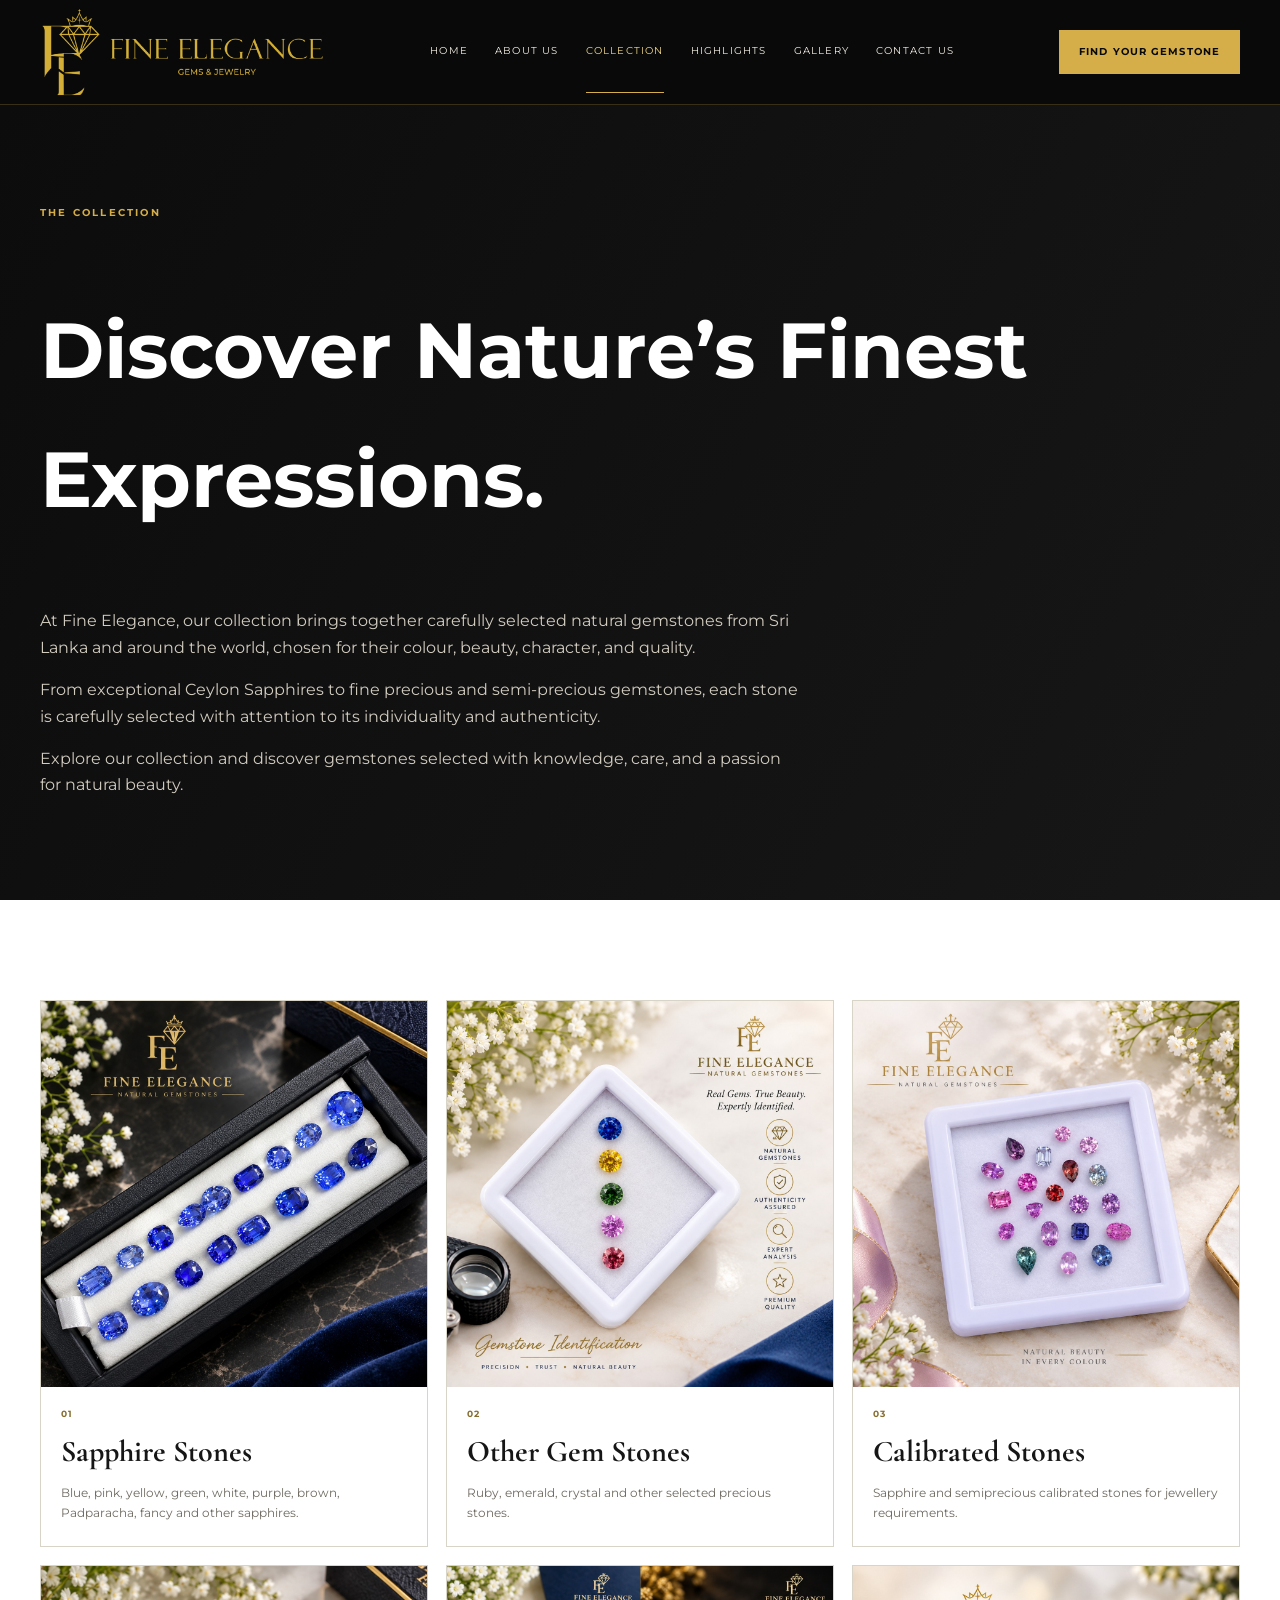
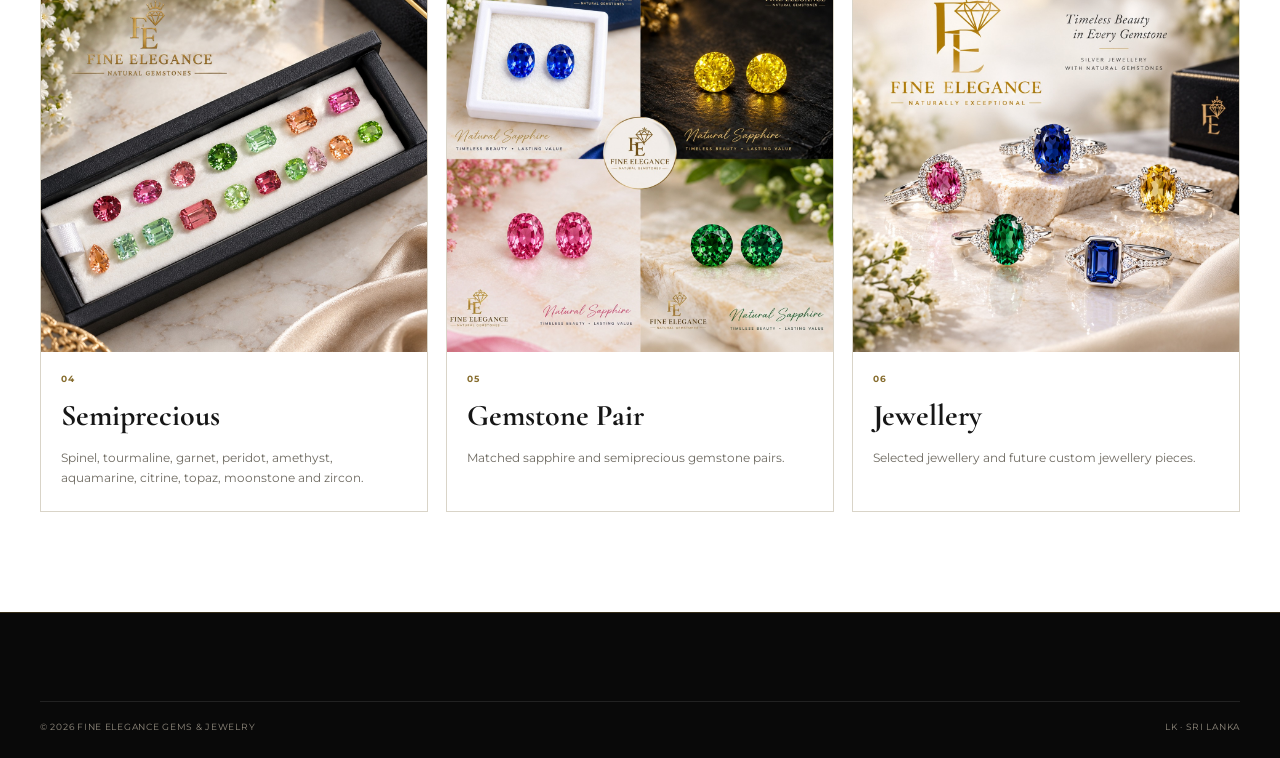
<file: pages/collections.html>
<!doctype html><html lang="en"><head><meta charset="utf-8"><meta name="viewport" content="width=device-width,initial-scale=1"><title>Collection | Fine Elegance Gems & Jewelry</title><link rel="stylesheet" href="../css/style.css"></head><body>
<header class="header"><div class="container nav" id="nav"><a class="brand" href="../index.html"><img src="../assets/logo.png" alt="Fine Elegance Gems & Jewelry"></a><nav class="nav-links"><a href="../index.html">Home</a><a href="about.html">About Us</a><a class="active" href="collections.html">Collection</a><a href="highlights.html">Highlights</a><a href="gallery.html">Gallery</a><a href="contact.html">Contact Us</a></nav><a class="header-cta" href="find-your-gemstone.html" target="_blank" rel="noopener">Find Your Gemstone</a><button class="menu-toggle" id="menuToggle">☰</button></div></header>
<section class="page-hero"><div class="container"><div class="kicker">The Collection</div><h1>Discover Nature’s Finest Expressions.</h1><p>At Fine Elegance, our collection brings together carefully selected natural gemstones from Sri Lanka and around the world, chosen for their colour, beauty, character, and quality.</p>
    <p>From exceptional Ceylon Sapphires to fine precious and semi-precious gemstones, each stone is carefully selected with attention to its individuality and authenticity.</p>
    <p>Explore our collection and discover gemstones selected with knowledge, care, and a passion for natural beauty.</p></div></section>
<main><section class="section"><div class="container"><div class="collection-grid">
<a class="collection-card" href="sapphire-stones.html"><div class="cover"><img src="../assets/collection-sapphire-new.jpeg" alt="Sapphire Stones"></div><div class="info"><div class="tag">01</div><h3>Sapphire Stones</h3><p>Blue, pink, yellow, green, white, purple, brown, Padparacha, fancy and other sapphires.</p></div></a>
<a class="collection-card" href="other-gem-stones.html"><div class="cover"><img src="../assets/collection-other-gems-new.jpeg" alt="Other Gem Stones"></div><div class="info"><div class="tag">02</div><h3>Other Gem Stones</h3><p>Ruby, emerald, crystal and other selected precious stones.</p></div></a>
<a class="collection-card" href="calibrated-stones.html"><div class="cover"><img src="../assets/collection-calibrated-new.jpeg" alt="Calibrated Stones"></div><div class="info"><div class="tag">03</div><h3>Calibrated Stones</h3><p>Sapphire and semiprecious calibrated stones for jewellery requirements.</p></div></a>
<a class="collection-card" href="semiprecious.html"><div class="cover"><img src="../assets/collection-semiprecious-new.jpeg" alt="Semiprecious gemstones"></div><div class="info"><div class="tag">04</div><h3>Semiprecious</h3><p>Spinel, tourmaline, garnet, peridot, amethyst, aquamarine, citrine, topaz, moonstone and zircon.</p></div></a>
<a class="collection-card" href="gemstone-pair.html"><div class="cover"><img src="../assets/collection-gemstone-pair-new.jpeg" alt="Gemstone Pair"></div><div class="info"><div class="tag">05</div><h3>Gemstone Pair</h3><p>Matched sapphire and semiprecious gemstone pairs.</p></div></a>
<a class="collection-card" href="jewellery.html"><div class="cover"><img src="../assets/collection-jewellery-new.jpeg" alt="Jewellery"></div><div class="info"><div class="tag">06</div><h3>Jewellery</h3><p>Selected jewellery and future custom jewellery pieces.</p></div></a>
</div></div></section></main>
<footer class="footer"><div class="container copyright"><span>© <span id="year"></span> Fine Elegance Gems & Jewelry</span><span>LK · Sri Lanka</span></div></footer><script src="../js/app.js"></script></body></html>
</file>
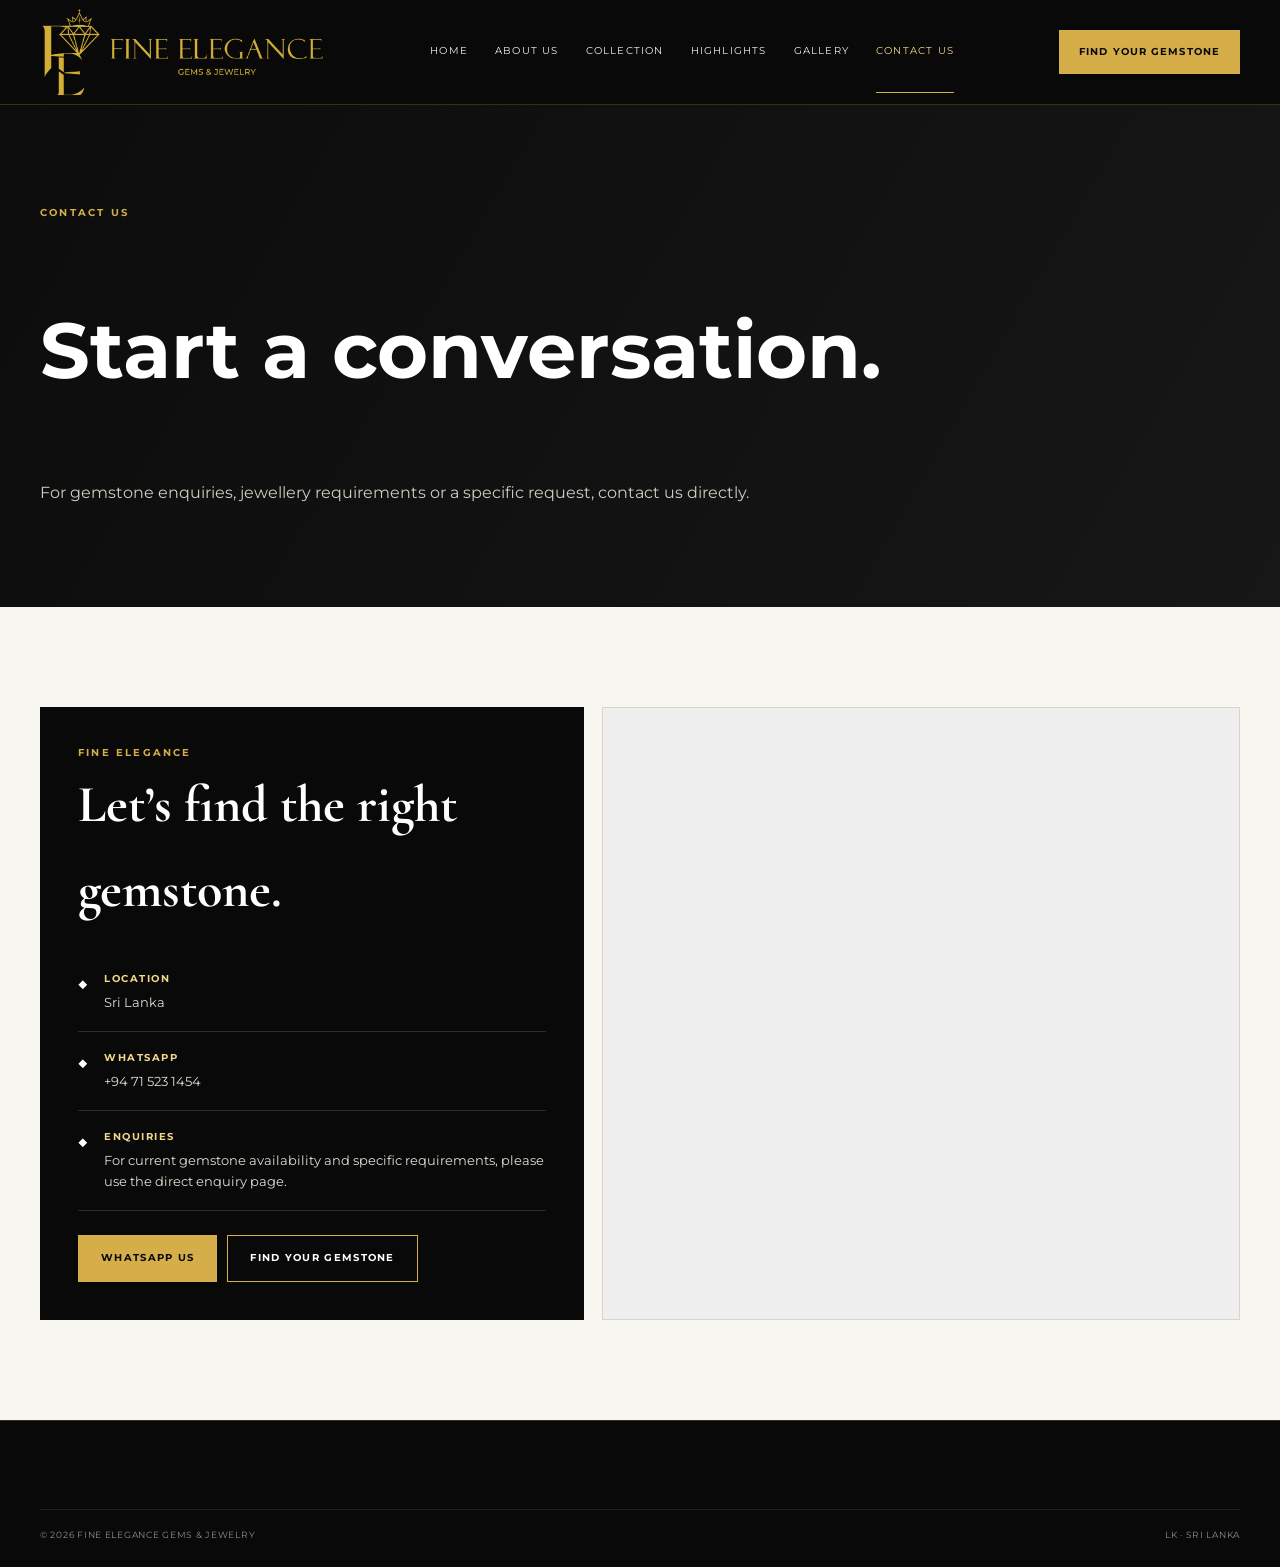
<file: pages/contact.html>
<!doctype html><html lang="en"><head><meta charset="utf-8"><meta name="viewport" content="width=device-width,initial-scale=1"><title>Contact Us | Fine Elegance Gems & Jewelry</title><link rel="stylesheet" href="../css/style.css"></head><body>
<header class="header"><div class="container nav" id="nav"><a class="brand" href="../index.html"><img src="../assets/logo.png" alt="Fine Elegance Gems & Jewelry"></a><nav class="nav-links"><a href="../index.html">Home</a><a href="about.html">About Us</a><a href="collections.html">Collection</a><a href="highlights.html">Highlights</a><a href="gallery.html">Gallery</a><a class="active" href="contact.html">Contact Us</a></nav><a class="header-cta" href="find-your-gemstone.html" target="_blank" rel="noopener">Find Your Gemstone</a><button class="menu-toggle" id="menuToggle">☰</button></div></header>
<section class="page-hero"><div class="container"><div class="kicker">Contact Us</div><h1>Start a conversation.</h1><p>For gemstone enquiries, jewellery requirements or a specific request, contact us directly.</p></div></section>
<main><section class="section section-soft"><div class="container contact-grid"><div class="contact-card"><div class="kicker">Fine Elegance</div><h2>Let’s find the right gemstone.</h2><div class="contact-row"><div>◆</div><div><strong>Location</strong><span>Sri Lanka</span></div></div><div class="contact-row"><div>◆</div><div><strong>WhatsApp</strong><span>+94 71 523 1454</span></div></div><div class="contact-row"><div>◆</div><div><strong>Enquiries</strong><span>For current gemstone availability and specific requirements, please use the direct enquiry page.</span></div></div><div class="contact-links"><a class="btn btn-gold" data-wa="Hello Fine Elegance Gems & Jewelry, I would like to make a gemstone inquiry.">WhatsApp Us</a><a class="btn btn-outline" href="find-your-gemstone.html" target="_blank" rel="noopener">Find Your Gemstone</a></div></div><div class="map-box"><iframe title="Ratnapura Sri Lanka map" src="https://www.google.com/maps?q=Sri%20Lanka&output=embed" loading="lazy"></iframe></div></div></section></main>
<footer class="footer"><div class="container copyright"><span>© <span id="year"></span> Fine Elegance Gems & Jewelry</span><span>LK · Sri Lanka</span></div></footer><script src="../js/app.js"></script></body></html>
</file>
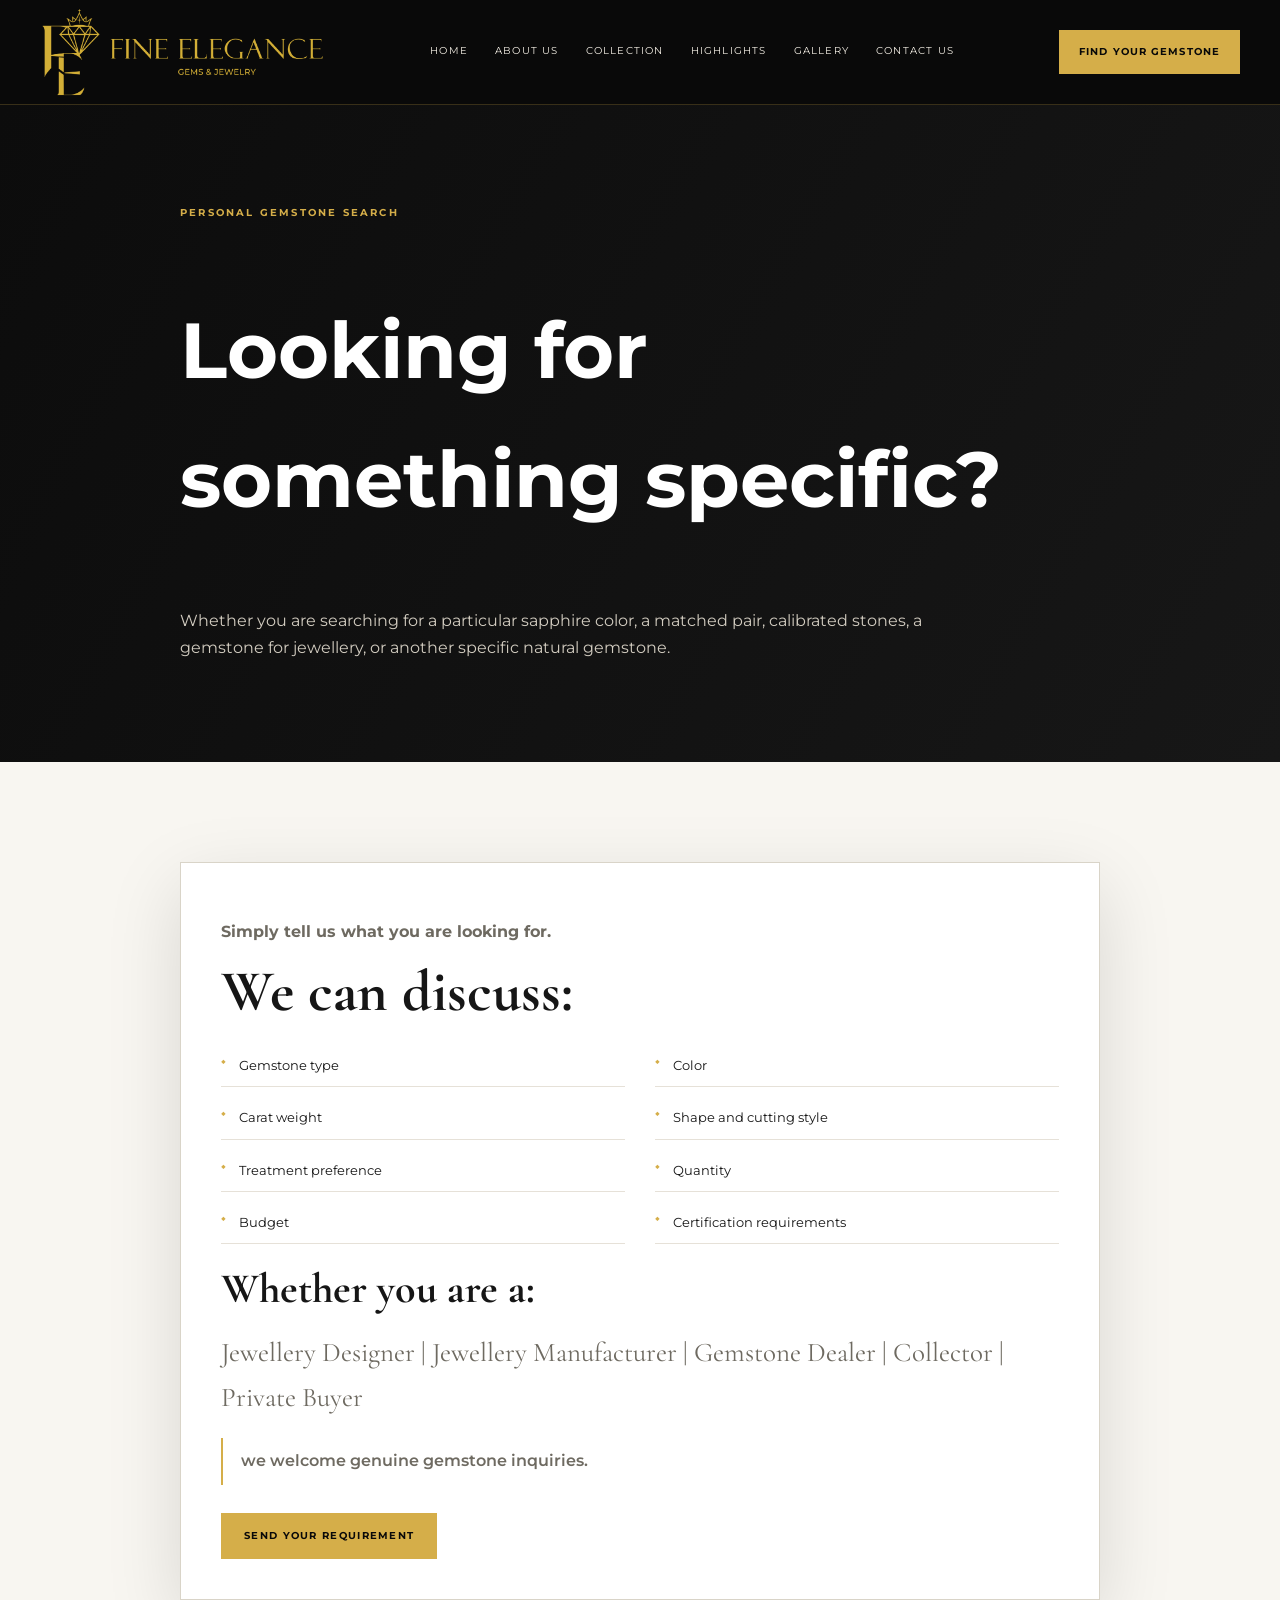
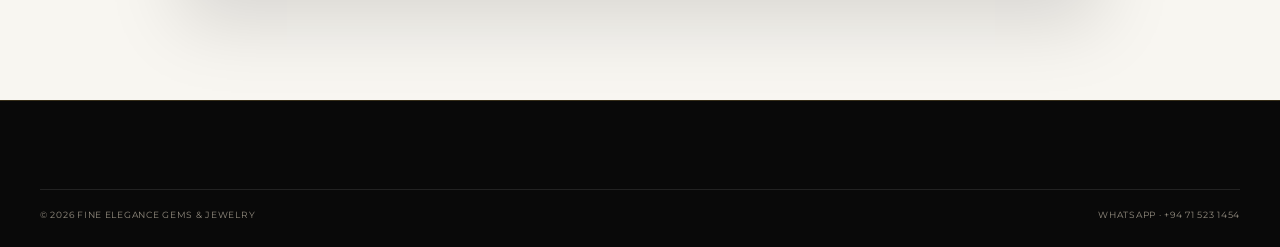
<file: pages/find-your-gemstone.html>
<!doctype html><html lang="en"><head><meta charset="utf-8"><meta name="viewport" content="width=device-width,initial-scale=1"><meta name="description" content="Find Your Gemstone — tell Fine Elegance what you are looking for."><title>Find Your Gemstone | Fine Elegance Gems & Jewelry</title><link rel="stylesheet" href="../css/style.css"></head><body>
<header class="header"><div class="container nav" id="nav"><a class="brand" href="../index.html"><img src="../assets/logo.png" alt="Fine Elegance Gems & Jewelry"></a><nav class="nav-links"><a href="../index.html">Home</a><a href="about.html">About Us</a><a href="collections.html">Collection</a><a href="highlights.html">Highlights</a><a href="gallery.html">Gallery</a><a href="contact.html">Contact Us</a></nav><a class="header-cta" href="find-your-gemstone.html">Find Your Gemstone</a><button class="menu-toggle" id="menuToggle">☰</button></div></header>
<section class="page-hero"><div class="container find-wrap"><div class="kicker">Personal Gemstone Search</div><h1>Looking for something specific?</h1><p>Whether you are searching for a particular sapphire color, a matched pair, calibrated stones, a gemstone for jewellery, or another specific natural gemstone.</p></div></section>
<main><section class="section section-soft"><div class="container find-wrap"><div class="requirement-card"><p><strong>Simply tell us what you are looking for.</strong></p><h2>We can discuss:</h2><ul class="requirement-list"><li>Gemstone type</li><li>Color</li><li>Carat weight</li><li>Shape and cutting style</li><li>Treatment preference</li><li>Quantity</li><li>Budget</li><li>Certification requirements</li></ul><h2 style="font-size:42px">Whether you are a:</h2><p class="roles">Jewellery Designer | Jewellery Manufacturer | Gemstone Dealer | Collector | Private Buyer</p><p class="notice">we welcome genuine gemstone inquiries.</p><a class="btn btn-gold" href="https://wa.me/94715231454" target="_blank" rel="noopener">Send Your Requirement</a></div></div></section></main>
<footer class="footer"><div class="container copyright"><span>© <span id="year"></span> Fine Elegance Gems & Jewelry</span><span>WhatsApp · +94 71 523 1454</span></div></footer><script src="../js/app.js"></script></body></html>
</file>
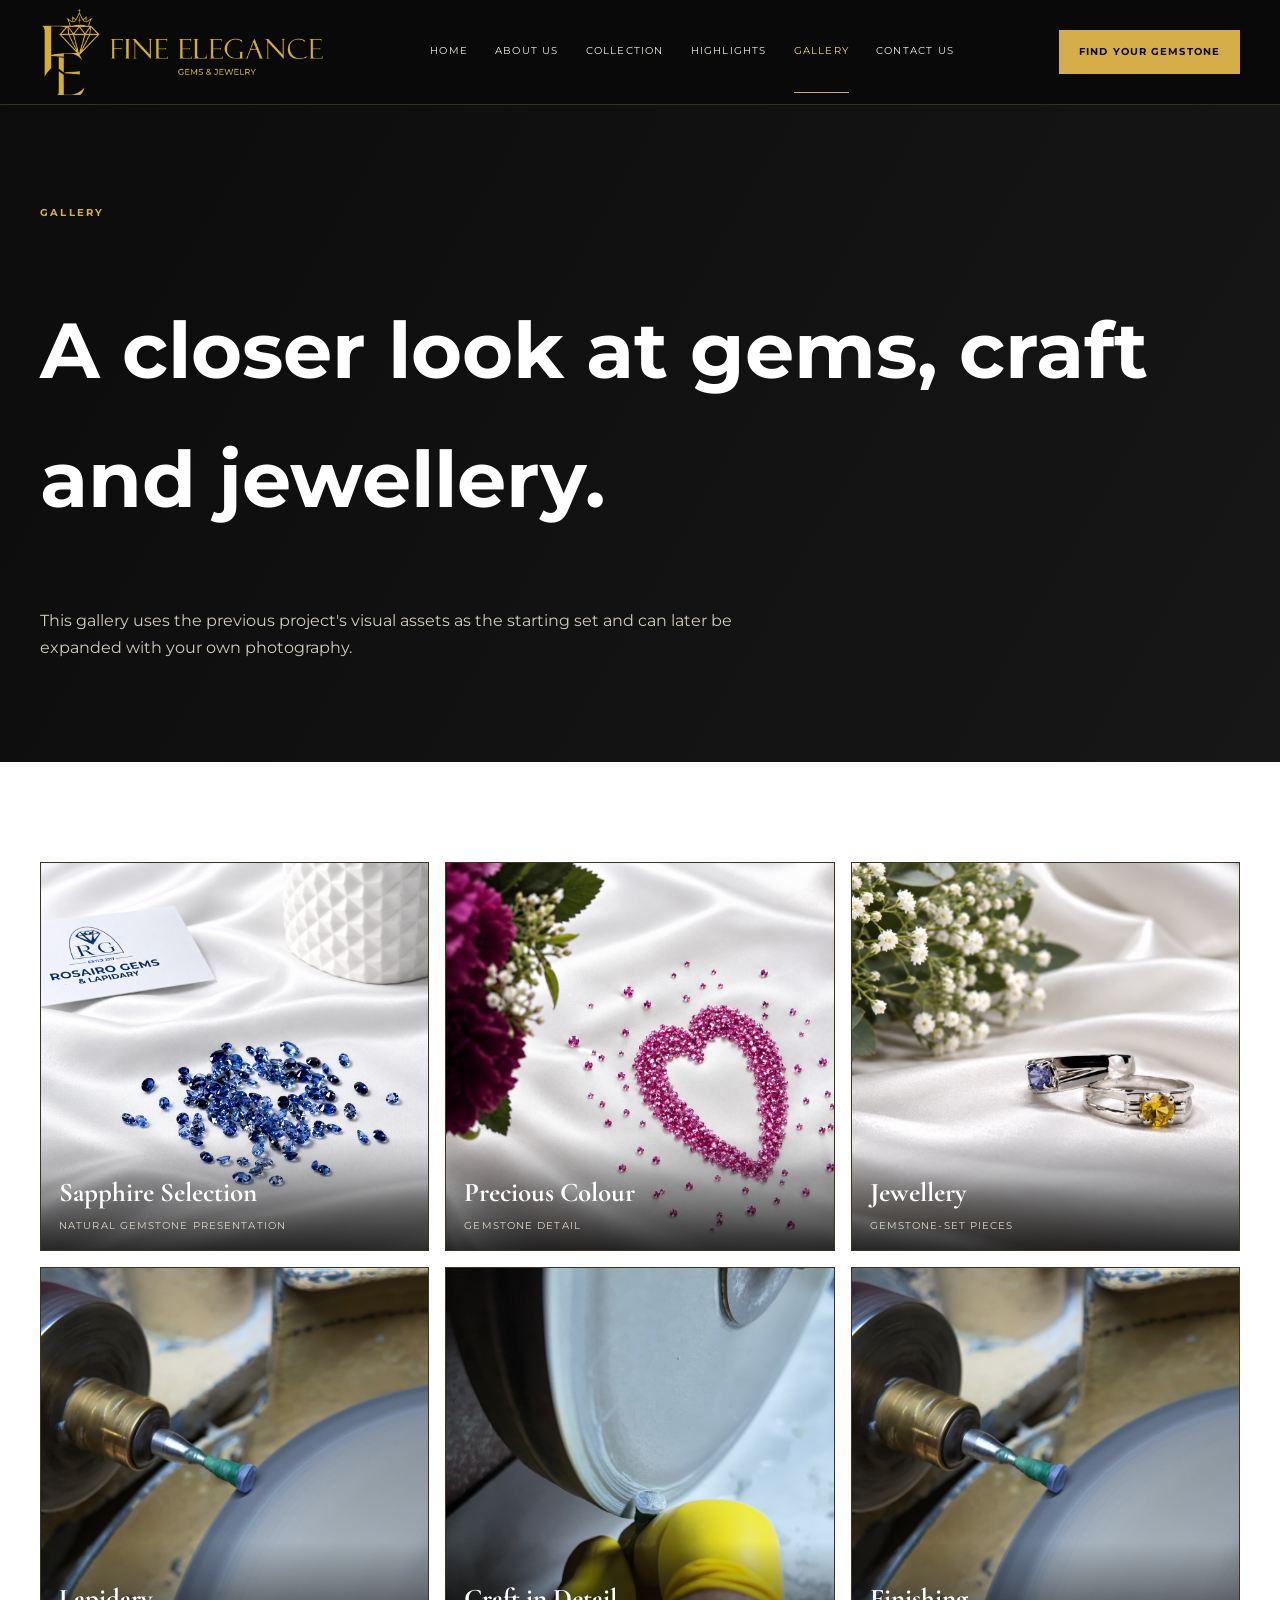
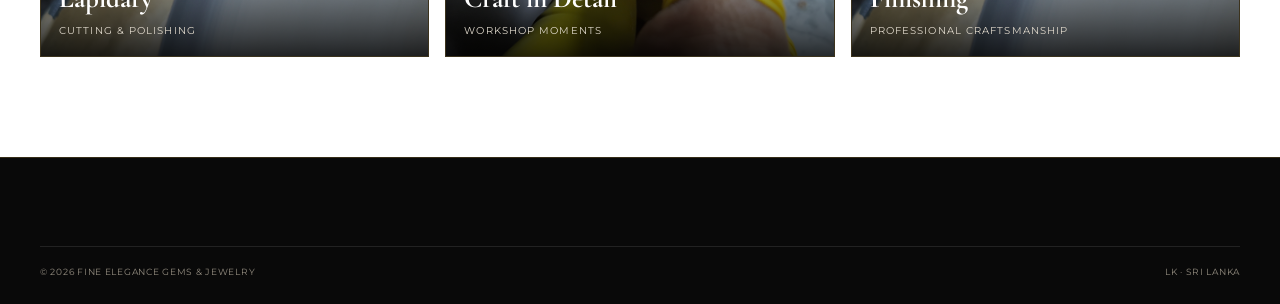
<file: pages/gallery.html>
<!doctype html><html lang="en"><head><meta charset="utf-8"><meta name="viewport" content="width=device-width,initial-scale=1"><meta name="description" content="Fine Elegance Gems & Jewelry gallery."><title>Gallery | Fine Elegance Gems & Jewelry</title><link rel="stylesheet" href="../css/style.css"></head><body>
<header class="header"><div class="container nav" id="nav"><a class="brand" href="../index.html"><img src="../assets/logo.png" alt="Fine Elegance Gems & Jewelry"></a><nav class="nav-links"><a href="../index.html">Home</a><a href="about.html">About Us</a><a href="collections.html">Collection</a><a href="highlights.html">Highlights</a><a class="active" href="gallery.html">Gallery</a><a href="contact.html">Contact Us</a></nav><a class="header-cta" href="find-your-gemstone.html" target="_blank" rel="noopener">Find Your Gemstone</a><button class="menu-toggle" id="menuToggle">☰</button></div></header>
<section class="page-hero"><div class="container"><div class="kicker">Gallery</div><h1>A closer look at gems, craft and jewellery.</h1><p>This gallery uses the previous project's visual assets as the starting set and can later be expanded with your own photography.</p></div></section>
<main><section class="section"><div class="container gallery-grid"><article class="gallery-item"><img src="../assets/hero-01-blue-sapphire.png" alt="Blue sapphire presentation"><div class="caption"><h3>Sapphire Selection</h3><p>Natural gemstone presentation</p></div></article><article class="gallery-item"><img src="../assets/hero-02-pink-gems.png" alt="Pink gemstone presentation"><div class="caption"><h3>Precious Colour</h3><p>Gemstone detail</p></div></article><article class="gallery-item"><img src="../assets/hero-03-jewellery.png" alt="Jewellery presentation"><div class="caption"><h3>Jewellery</h3><p>Gemstone-set pieces</p></div></article><article class="gallery-item"><img src="../assets/hero-04-lapidary.jpg" alt="Lapidary cutting work"><div class="caption"><h3>Lapidary</h3><p>Cutting & polishing</p></div></article><article class="gallery-item"><img src="../assets/home-lapidary-1.jpg" alt="Lapidary work close-up"><div class="caption"><h3>Craft in Detail</h3><p>Workshop moments</p></div></article><article class="gallery-item"><img src="../assets/home-lapidary-2.jpg" alt="Gemstone cutting work"><div class="caption"><h3>Finishing</h3><p>Professional craftsmanship</p></div></article></div></section></main>
<footer class="footer"><div class="container copyright"><span>© <span id="year"></span> Fine Elegance Gems & Jewelry</span><span>LK · Sri Lanka</span></div></footer><script src="../js/app.js"></script></body></html>
</file>
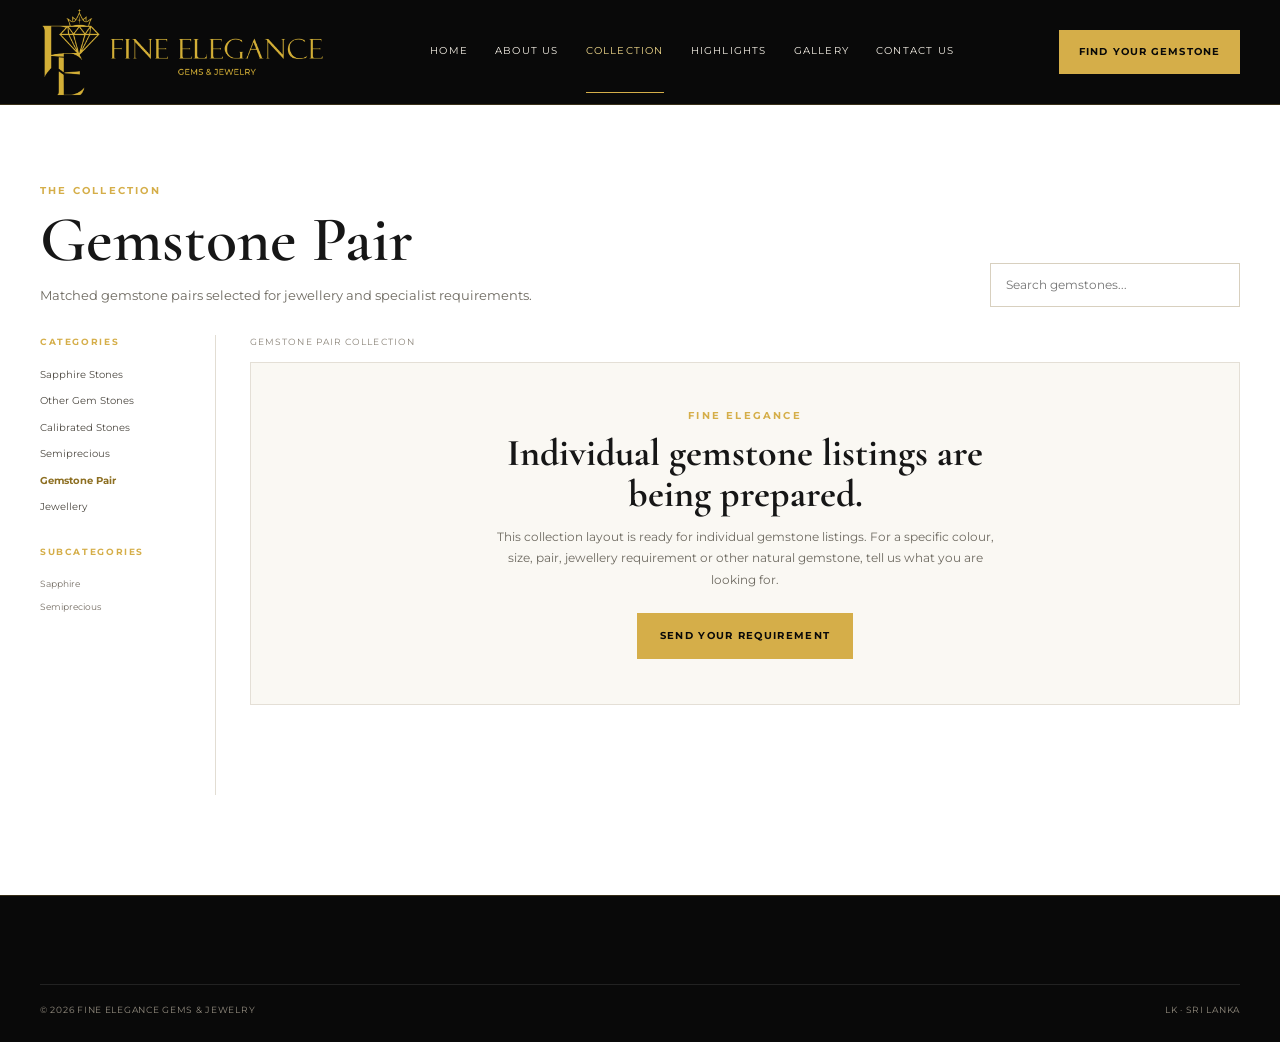
<file: pages/gemstone-pair.html>
<!doctype html><html lang="en"><head><meta charset="utf-8"><meta name="viewport" content="width=device-width,initial-scale=1"><meta name="description" content="Gemstone Pair | Fine Elegance Gems & Jewelry"><title>Gemstone Pair | Fine Elegance Gems & Jewelry</title><link rel="stylesheet" href="../css/style.css"></head><body>
<header class="header"><div class="container nav" id="nav"><a class="brand" href="../index.html"><img src="../assets/logo.png" alt="Fine Elegance Gems & Jewelry"></a><nav class="nav-links"><a href="../index.html">Home</a><a href="about.html">About Us</a><a class="active" href="collections.html">Collection</a><a href="highlights.html">Highlights</a><a href="gallery.html">Gallery</a><a href="contact.html">Contact Us</a></nav><a class="header-cta" href="find-your-gemstone.html" target="_blank" rel="noopener">Find Your Gemstone</a><button class="menu-toggle" id="menuToggle" aria-label="Open menu">☰</button></div></header>
<main><section class="collection-browser"><div class="container">
<div class="collection-browser-head"><div><div class="kicker">The Collection</div><h1>Gemstone Pair</h1><p>Matched gemstone pairs selected for jewellery and specialist requirements.</p></div><input class="collection-search" type="search" placeholder="Search gemstones..." aria-label="Search gemstones"></div>
<div class="collection-browser-layout"><aside class="collection-sidebar"><div class="sidebar-label">Categories</div><div class="sidebar-main-links"><a class="sidebar-link" href="sapphire-stones.html">Sapphire Stones</a><a class="sidebar-link" href="other-gem-stones.html">Other Gem Stones</a><a class="sidebar-link" href="calibrated-stones.html">Calibrated Stones</a><a class="sidebar-link" href="semiprecious.html">Semiprecious</a><a class="sidebar-link active" href="gemstone-pair.html">Gemstone Pair</a><a class="sidebar-link" href="jewellery.html">Jewellery</a></div><div class="sidebar-label sub">Subcategories</div><div class="sidebar-sub-wrap"><button class="sidebar-sub" type="button" data-sub="Sapphire">Sapphire</button><button class="sidebar-sub" type="button" data-sub="Semiprecious">Semiprecious</button></div></aside>
<section class="collection-results"><div class="collection-results-bar"><span class="results-label">Gemstone Pair Collection</span></div><div class="catalogue-empty"><div class="catalogue-empty-inner"><div class="kicker">Fine Elegance</div><h2>Individual gemstone listings are being prepared.</h2><p>This collection layout is ready for individual gemstone listings. For a specific colour, size, pair, jewellery requirement or other natural gemstone, tell us what you are looking for.</p><a class="btn btn-gold" href="find-your-gemstone.html" target="_blank" rel="noopener">Send Your Requirement</a></div></div></section>
</div></div></section></main>
<footer class="footer"><div class="container copyright"><span>© <span id="year"></span> Fine Elegance Gems & Jewelry</span><span>LK · Sri Lanka</span></div></footer><script src="../js/app.js"></script>
<script>
(function(){
 const input=document.querySelector('.collection-search');
 const subs=[...document.querySelectorAll('.sidebar-sub')];
 subs.forEach(b=>b.addEventListener('click',()=>{subs.forEach(x=>x.classList.remove('active'));b.classList.add('active');if(input)input.value=b.dataset.sub;}));
})();
</script></body></html>
</file>
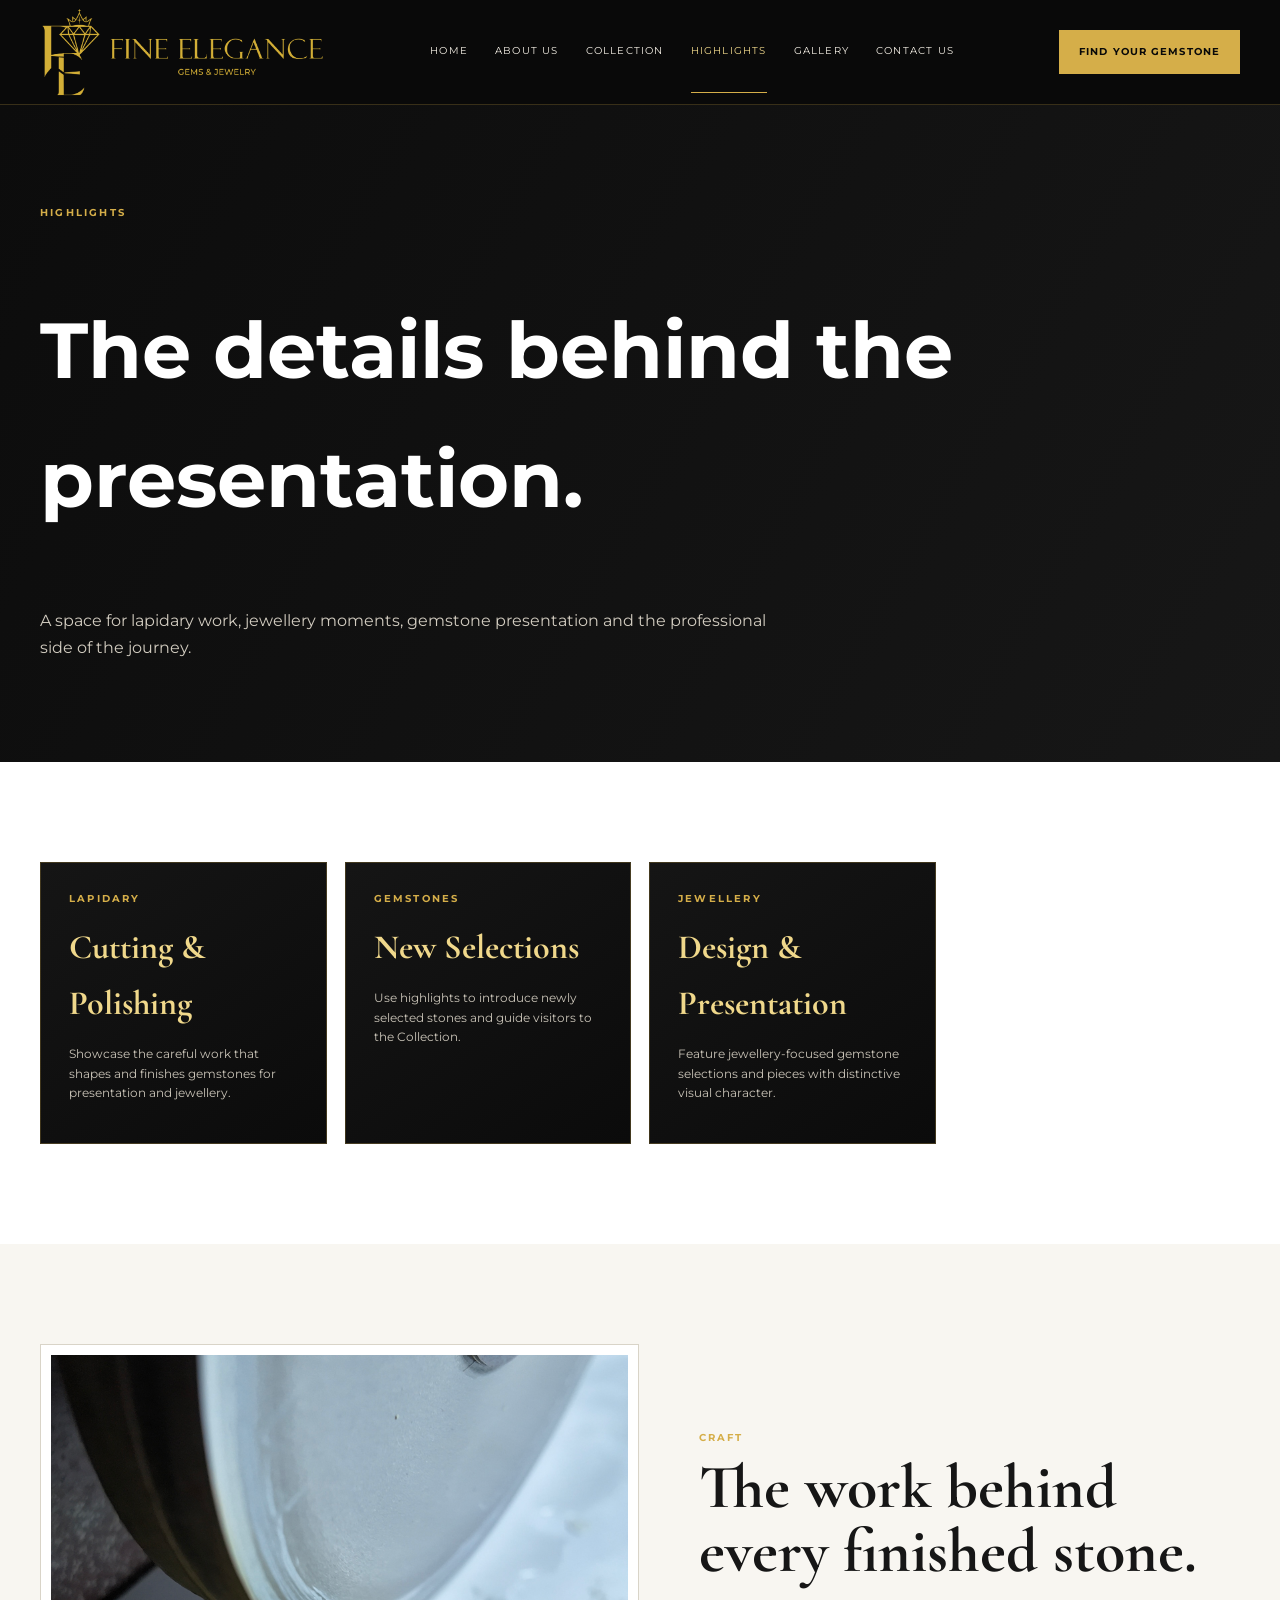
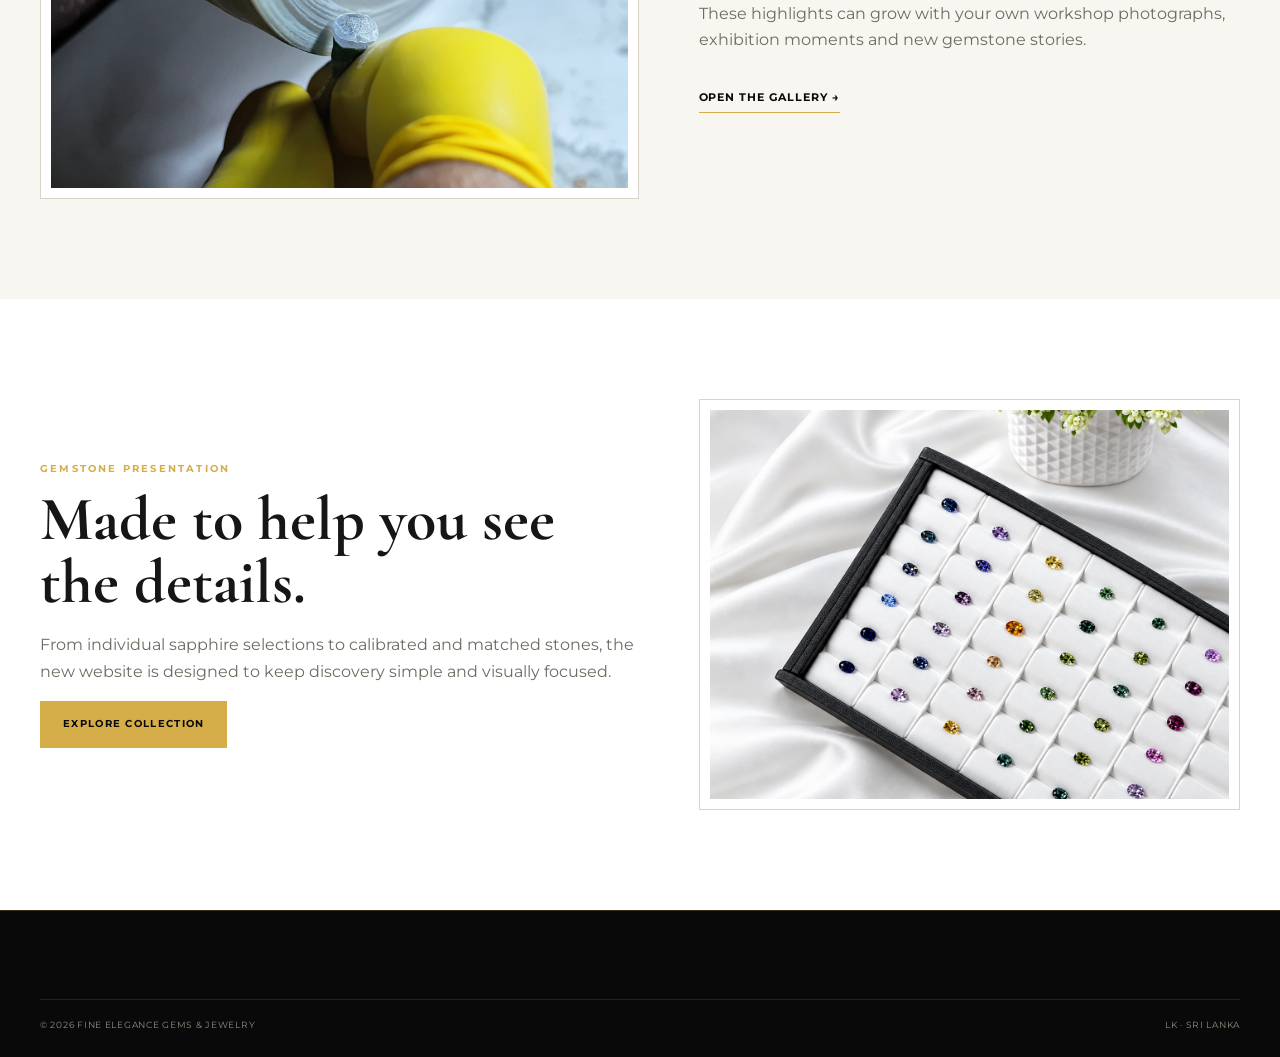
<file: pages/highlights.html>
<!doctype html><html lang="en"><head><meta charset="utf-8"><meta name="viewport" content="width=device-width,initial-scale=1"><meta name="description" content="Highlights from Fine Elegance Gems & Jewelry."><title>Highlights | Fine Elegance Gems & Jewelry</title><link rel="stylesheet" href="../css/style.css"></head><body>
<header class="header"><div class="container nav" id="nav"><a class="brand" href="../index.html"><img src="../assets/logo.png" alt="Fine Elegance Gems & Jewelry"></a><nav class="nav-links"><a href="../index.html">Home</a><a href="about.html">About Us</a><a href="collections.html">Collection</a><a class="active" href="highlights.html">Highlights</a><a href="gallery.html">Gallery</a><a href="contact.html">Contact Us</a></nav><a class="header-cta" href="find-your-gemstone.html" target="_blank" rel="noopener">Find Your Gemstone</a><button class="menu-toggle" id="menuToggle">☰</button></div></header>
<section class="page-hero"><div class="container"><div class="kicker">Highlights</div><h1>The details behind the presentation.</h1><p>A space for lapidary work, jewellery moments, gemstone presentation and the professional side of the journey.</p></div></section>
<main><section class="section"><div class="container dark-grid"><article class="dark-card"><div class="kicker">Lapidary</div><h3>Cutting & Polishing</h3><p>Showcase the careful work that shapes and finishes gemstones for presentation and jewellery.</p></article><article class="dark-card"><div class="kicker">Gemstones</div><h3>New Selections</h3><p>Use highlights to introduce newly selected stones and guide visitors to the Collection.</p></article><article class="dark-card"><div class="kicker">Jewellery</div><h3>Design & Presentation</h3><p>Feature jewellery-focused gemstone selections and pieces with distinctive visual character.</p></article></div></section><section class="section section-soft"><div class="container split"><div class="frame"><img src="../assets/home-lapidary-1.jpg" alt="Lapidary wheel and gemstone cutting"></div><div class="copy"><div class="kicker">Craft</div><h2>The work behind every finished stone.</h2><p>These highlights can grow with your own workshop photographs, exhibition moments and new gemstone stories.</p><a class="link-arrow" href="gallery.html">Open the gallery →</a></div></div></section><section class="section"><div class="container split"><div class="copy"><div class="kicker">Gemstone Presentation</div><h2>Made to help you see the details.</h2><p>From individual sapphire selections to calibrated and matched stones, the new website is designed to keep discovery simple and visually focused.</p><a class="btn btn-gold" href="collections.html">Explore Collection</a></div><div class="frame"><img src="../assets/collection-sapphire-single-stones.png" alt="Sapphire gemstone selection"></div></div></section></main>
<footer class="footer"><div class="container copyright"><span>© <span id="year"></span> Fine Elegance Gems & Jewelry</span><span>LK · Sri Lanka</span></div></footer><script src="../js/app.js"></script></body></html>
</file>
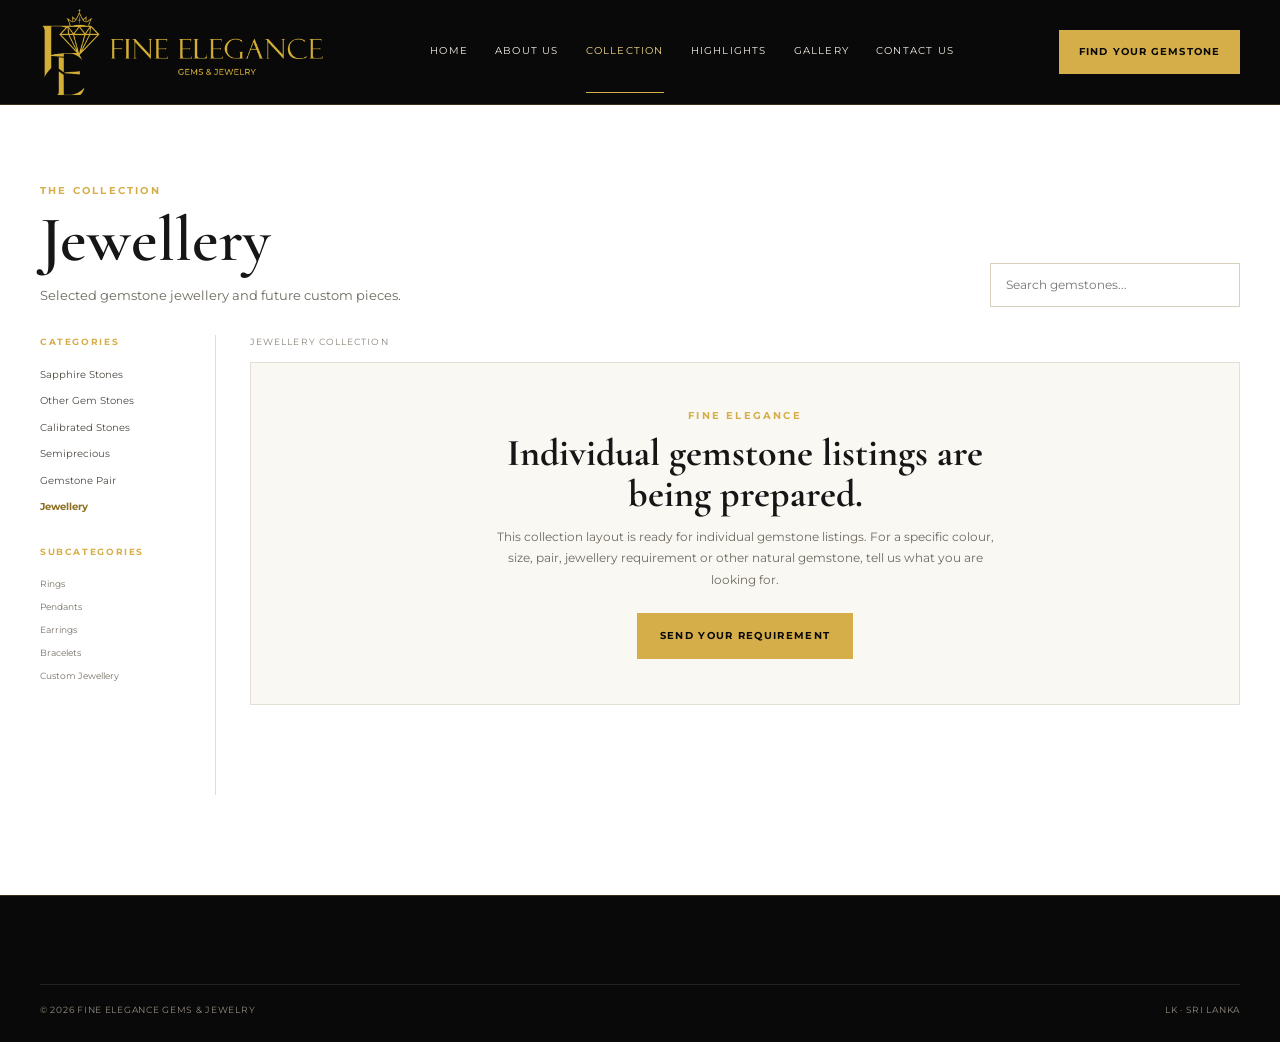
<file: pages/jewellery.html>
<!doctype html><html lang="en"><head><meta charset="utf-8"><meta name="viewport" content="width=device-width,initial-scale=1"><meta name="description" content="Jewellery | Fine Elegance Gems & Jewelry"><title>Jewellery | Fine Elegance Gems & Jewelry</title><link rel="stylesheet" href="../css/style.css"></head><body>
<header class="header"><div class="container nav" id="nav"><a class="brand" href="../index.html"><img src="../assets/logo.png" alt="Fine Elegance Gems & Jewelry"></a><nav class="nav-links"><a href="../index.html">Home</a><a href="about.html">About Us</a><a class="active" href="collections.html">Collection</a><a href="highlights.html">Highlights</a><a href="gallery.html">Gallery</a><a href="contact.html">Contact Us</a></nav><a class="header-cta" href="find-your-gemstone.html" target="_blank" rel="noopener">Find Your Gemstone</a><button class="menu-toggle" id="menuToggle" aria-label="Open menu">☰</button></div></header>
<main><section class="collection-browser"><div class="container">
<div class="collection-browser-head"><div><div class="kicker">The Collection</div><h1>Jewellery</h1><p>Selected gemstone jewellery and future custom pieces.</p></div><input class="collection-search" type="search" placeholder="Search gemstones..." aria-label="Search gemstones"></div>
<div class="collection-browser-layout"><aside class="collection-sidebar"><div class="sidebar-label">Categories</div><div class="sidebar-main-links"><a class="sidebar-link" href="sapphire-stones.html">Sapphire Stones</a><a class="sidebar-link" href="other-gem-stones.html">Other Gem Stones</a><a class="sidebar-link" href="calibrated-stones.html">Calibrated Stones</a><a class="sidebar-link" href="semiprecious.html">Semiprecious</a><a class="sidebar-link" href="gemstone-pair.html">Gemstone Pair</a><a class="sidebar-link active" href="jewellery.html">Jewellery</a></div><div class="sidebar-label sub">Subcategories</div><div class="sidebar-sub-wrap"><button class="sidebar-sub" type="button" data-sub="Rings">Rings</button><button class="sidebar-sub" type="button" data-sub="Pendants">Pendants</button><button class="sidebar-sub" type="button" data-sub="Earrings">Earrings</button><button class="sidebar-sub" type="button" data-sub="Bracelets">Bracelets</button><button class="sidebar-sub" type="button" data-sub="Custom Jewellery">Custom Jewellery</button></div></aside>
<section class="collection-results"><div class="collection-results-bar"><span class="results-label">Jewellery Collection</span></div><div class="catalogue-empty"><div class="catalogue-empty-inner"><div class="kicker">Fine Elegance</div><h2>Individual gemstone listings are being prepared.</h2><p>This collection layout is ready for individual gemstone listings. For a specific colour, size, pair, jewellery requirement or other natural gemstone, tell us what you are looking for.</p><a class="btn btn-gold" href="find-your-gemstone.html" target="_blank" rel="noopener">Send Your Requirement</a></div></div></section>
</div></div></section></main>
<footer class="footer"><div class="container copyright"><span>© <span id="year"></span> Fine Elegance Gems & Jewelry</span><span>LK · Sri Lanka</span></div></footer><script src="../js/app.js"></script>
<script>
(function(){
 const input=document.querySelector('.collection-search');
 const subs=[...document.querySelectorAll('.sidebar-sub')];
 subs.forEach(b=>b.addEventListener('click',()=>{subs.forEach(x=>x.classList.remove('active'));b.classList.add('active');if(input)input.value=b.dataset.sub;}));
})();
</script></body></html>
</file>
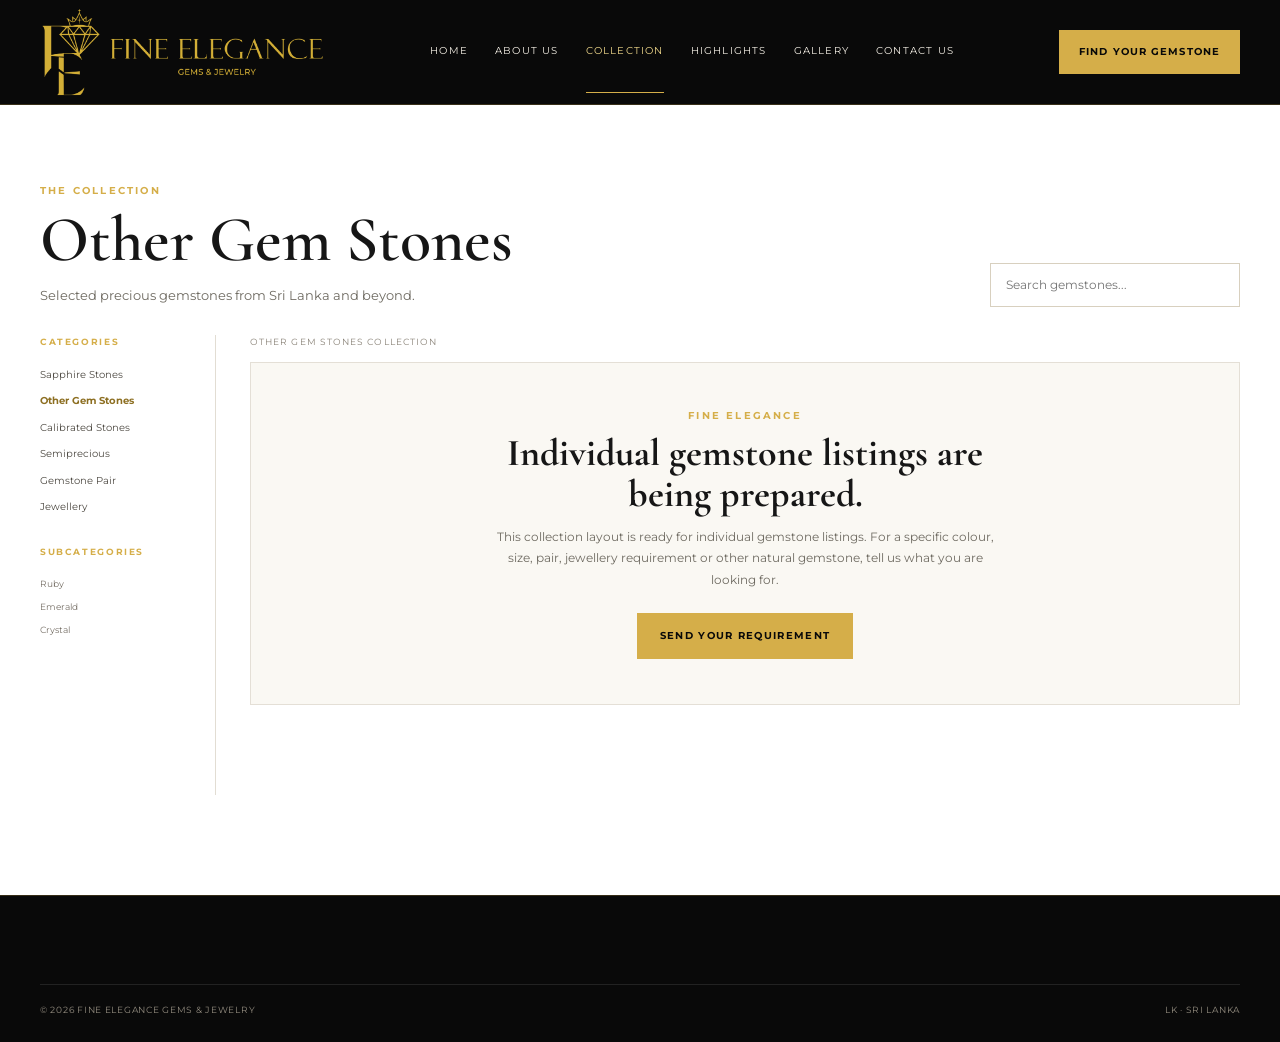
<file: pages/other-gem-stones.html>
<!doctype html><html lang="en"><head><meta charset="utf-8"><meta name="viewport" content="width=device-width,initial-scale=1"><meta name="description" content="Other Gem Stones | Fine Elegance Gems & Jewelry"><title>Other Gem Stones | Fine Elegance Gems & Jewelry</title><link rel="stylesheet" href="../css/style.css"></head><body>
<header class="header"><div class="container nav" id="nav"><a class="brand" href="../index.html"><img src="../assets/logo.png" alt="Fine Elegance Gems & Jewelry"></a><nav class="nav-links"><a href="../index.html">Home</a><a href="about.html">About Us</a><a class="active" href="collections.html">Collection</a><a href="highlights.html">Highlights</a><a href="gallery.html">Gallery</a><a href="contact.html">Contact Us</a></nav><a class="header-cta" href="find-your-gemstone.html" target="_blank" rel="noopener">Find Your Gemstone</a><button class="menu-toggle" id="menuToggle" aria-label="Open menu">☰</button></div></header>
<main><section class="collection-browser"><div class="container">
<div class="collection-browser-head"><div><div class="kicker">The Collection</div><h1>Other Gem Stones</h1><p>Selected precious gemstones from Sri Lanka and beyond.</p></div><input class="collection-search" type="search" placeholder="Search gemstones..." aria-label="Search gemstones"></div>
<div class="collection-browser-layout"><aside class="collection-sidebar"><div class="sidebar-label">Categories</div><div class="sidebar-main-links"><a class="sidebar-link" href="sapphire-stones.html">Sapphire Stones</a><a class="sidebar-link active" href="other-gem-stones.html">Other Gem Stones</a><a class="sidebar-link" href="calibrated-stones.html">Calibrated Stones</a><a class="sidebar-link" href="semiprecious.html">Semiprecious</a><a class="sidebar-link" href="gemstone-pair.html">Gemstone Pair</a><a class="sidebar-link" href="jewellery.html">Jewellery</a></div><div class="sidebar-label sub">Subcategories</div><div class="sidebar-sub-wrap"><button class="sidebar-sub" type="button" data-sub="Ruby">Ruby</button><button class="sidebar-sub" type="button" data-sub="Emerald">Emerald</button><button class="sidebar-sub" type="button" data-sub="Crystal">Crystal</button></div></aside>
<section class="collection-results"><div class="collection-results-bar"><span class="results-label">Other Gem Stones Collection</span></div><div class="catalogue-empty"><div class="catalogue-empty-inner"><div class="kicker">Fine Elegance</div><h2>Individual gemstone listings are being prepared.</h2><p>This collection layout is ready for individual gemstone listings. For a specific colour, size, pair, jewellery requirement or other natural gemstone, tell us what you are looking for.</p><a class="btn btn-gold" href="find-your-gemstone.html" target="_blank" rel="noopener">Send Your Requirement</a></div></div></section>
</div></div></section></main>
<footer class="footer"><div class="container copyright"><span>© <span id="year"></span> Fine Elegance Gems & Jewelry</span><span>LK · Sri Lanka</span></div></footer><script src="../js/app.js"></script>
<script>
(function(){
 const input=document.querySelector('.collection-search');
 const subs=[...document.querySelectorAll('.sidebar-sub')];
 subs.forEach(b=>b.addEventListener('click',()=>{subs.forEach(x=>x.classList.remove('active'));b.classList.add('active');if(input)input.value=b.dataset.sub;}));
})();
</script></body></html>
</file>
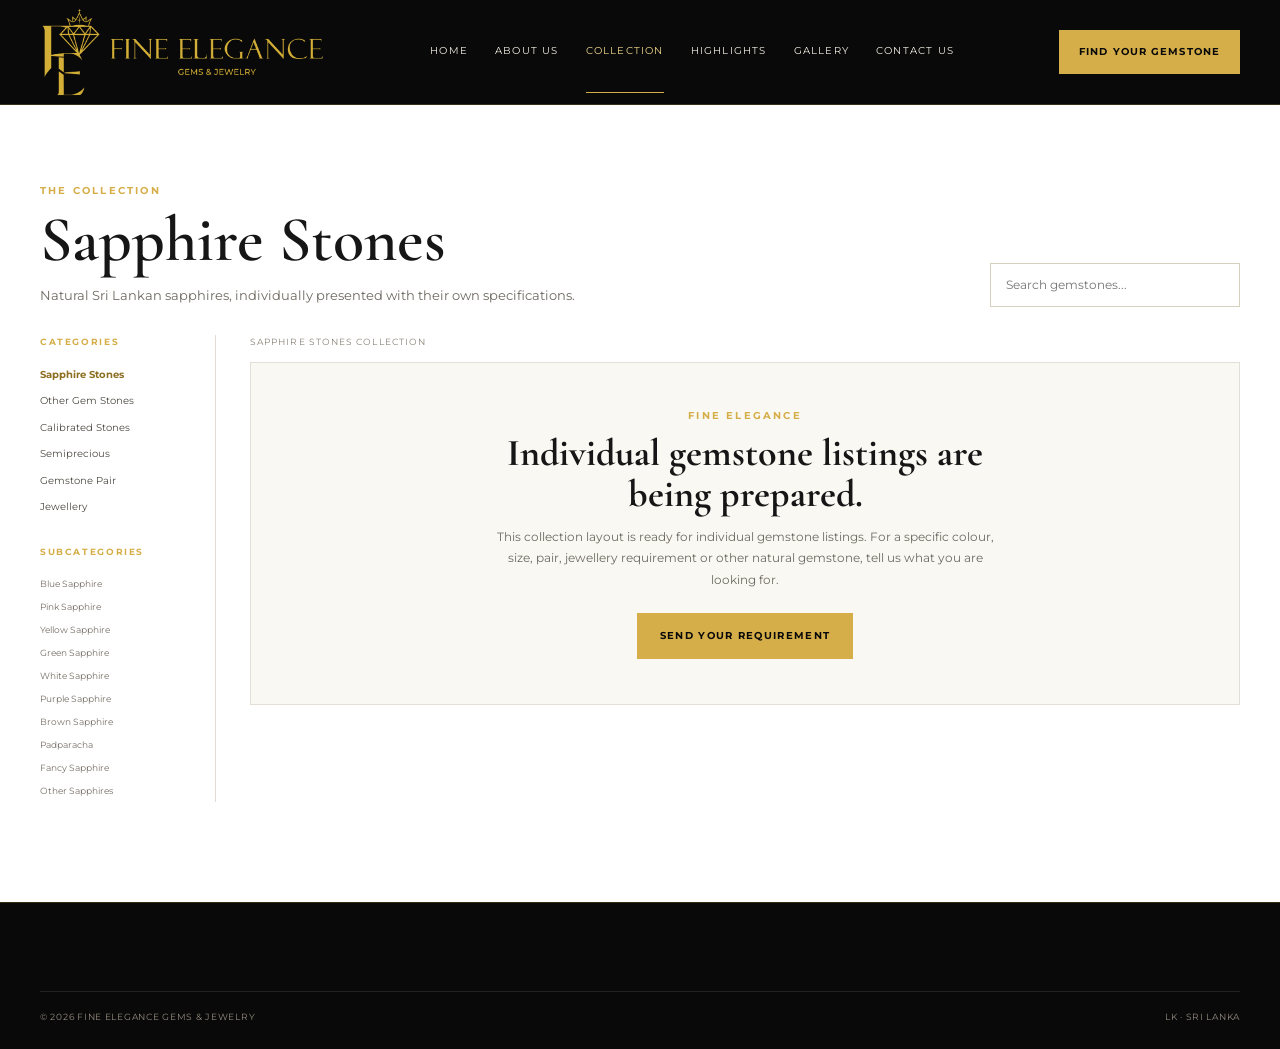
<file: pages/sapphire-stones.html>
<!doctype html><html lang="en"><head><meta charset="utf-8"><meta name="viewport" content="width=device-width,initial-scale=1"><meta name="description" content="Sapphire Stones | Fine Elegance Gems & Jewelry"><title>Sapphire Stones | Fine Elegance Gems & Jewelry</title><link rel="stylesheet" href="../css/style.css"></head><body>
<header class="header"><div class="container nav" id="nav"><a class="brand" href="../index.html"><img src="../assets/logo.png" alt="Fine Elegance Gems & Jewelry"></a><nav class="nav-links"><a href="../index.html">Home</a><a href="about.html">About Us</a><a class="active" href="collections.html">Collection</a><a href="highlights.html">Highlights</a><a href="gallery.html">Gallery</a><a href="contact.html">Contact Us</a></nav><a class="header-cta" href="find-your-gemstone.html" target="_blank" rel="noopener">Find Your Gemstone</a><button class="menu-toggle" id="menuToggle" aria-label="Open menu">☰</button></div></header>
<main><section class="collection-browser"><div class="container">
<div class="collection-browser-head"><div><div class="kicker">The Collection</div><h1>Sapphire Stones</h1><p>Natural Sri Lankan sapphires, individually presented with their own specifications.</p></div><input class="collection-search" type="search" placeholder="Search gemstones..." aria-label="Search gemstones"></div>
<div class="collection-browser-layout"><aside class="collection-sidebar"><div class="sidebar-label">Categories</div><div class="sidebar-main-links"><a class="sidebar-link active" href="sapphire-stones.html">Sapphire Stones</a><a class="sidebar-link" href="other-gem-stones.html">Other Gem Stones</a><a class="sidebar-link" href="calibrated-stones.html">Calibrated Stones</a><a class="sidebar-link" href="semiprecious.html">Semiprecious</a><a class="sidebar-link" href="gemstone-pair.html">Gemstone Pair</a><a class="sidebar-link" href="jewellery.html">Jewellery</a></div><div class="sidebar-label sub">Subcategories</div><div class="sidebar-sub-wrap"><button class="sidebar-sub" type="button" data-sub="Blue Sapphire">Blue Sapphire</button><button class="sidebar-sub" type="button" data-sub="Pink Sapphire">Pink Sapphire</button><button class="sidebar-sub" type="button" data-sub="Yellow Sapphire">Yellow Sapphire</button><button class="sidebar-sub" type="button" data-sub="Green Sapphire">Green Sapphire</button><button class="sidebar-sub" type="button" data-sub="White Sapphire">White Sapphire</button><button class="sidebar-sub" type="button" data-sub="Purple Sapphire">Purple Sapphire</button><button class="sidebar-sub" type="button" data-sub="Brown Sapphire">Brown Sapphire</button><button class="sidebar-sub" type="button" data-sub="Padparacha">Padparacha</button><button class="sidebar-sub" type="button" data-sub="Fancy Sapphire">Fancy Sapphire</button><button class="sidebar-sub" type="button" data-sub="Other Sapphires">Other Sapphires</button></div></aside>
<section class="collection-results"><div class="collection-results-bar"><span class="results-label">Sapphire Stones Collection</span></div><div class="catalogue-empty"><div class="catalogue-empty-inner"><div class="kicker">Fine Elegance</div><h2>Individual gemstone listings are being prepared.</h2><p>This collection layout is ready for individual gemstone listings. For a specific colour, size, pair, jewellery requirement or other natural gemstone, tell us what you are looking for.</p><a class="btn btn-gold" href="find-your-gemstone.html" target="_blank" rel="noopener">Send Your Requirement</a></div></div></section>
</div></div></section></main>
<footer class="footer"><div class="container copyright"><span>© <span id="year"></span> Fine Elegance Gems & Jewelry</span><span>LK · Sri Lanka</span></div></footer><script src="../js/app.js"></script>
<script>
(function(){
 const input=document.querySelector('.collection-search');
 const subs=[...document.querySelectorAll('.sidebar-sub')];
 subs.forEach(b=>b.addEventListener('click',()=>{subs.forEach(x=>x.classList.remove('active'));b.classList.add('active');if(input)input.value=b.dataset.sub;}));
})();
</script></body></html>
</file>
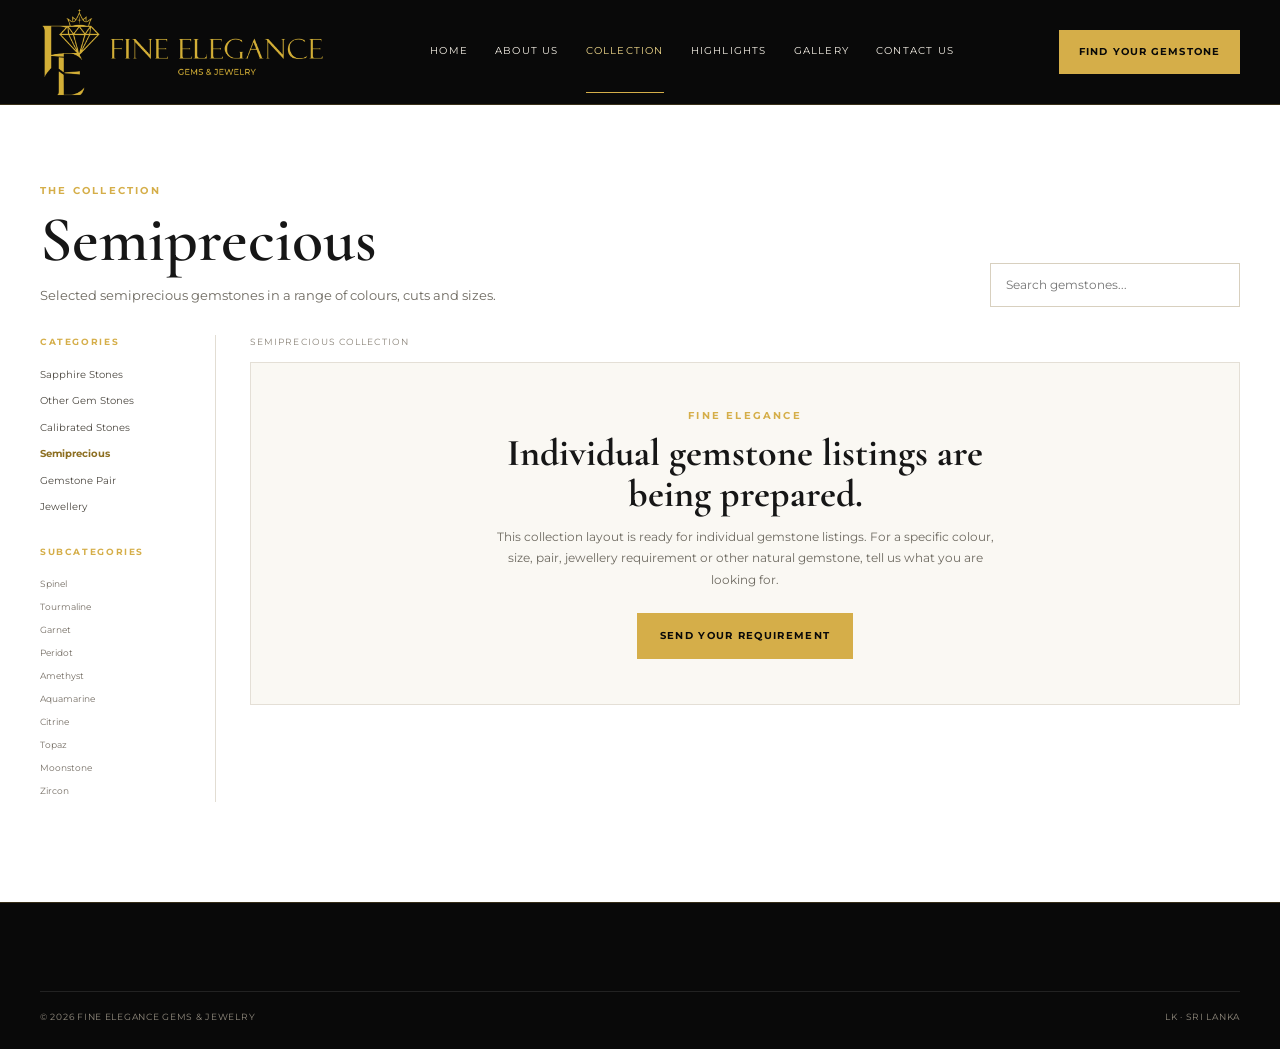
<file: pages/semiprecious.html>
<!doctype html><html lang="en"><head><meta charset="utf-8"><meta name="viewport" content="width=device-width,initial-scale=1"><meta name="description" content="Semiprecious | Fine Elegance Gems & Jewelry"><title>Semiprecious | Fine Elegance Gems & Jewelry</title><link rel="stylesheet" href="../css/style.css"></head><body>
<header class="header"><div class="container nav" id="nav"><a class="brand" href="../index.html"><img src="../assets/logo.png" alt="Fine Elegance Gems & Jewelry"></a><nav class="nav-links"><a href="../index.html">Home</a><a href="about.html">About Us</a><a class="active" href="collections.html">Collection</a><a href="highlights.html">Highlights</a><a href="gallery.html">Gallery</a><a href="contact.html">Contact Us</a></nav><a class="header-cta" href="find-your-gemstone.html" target="_blank" rel="noopener">Find Your Gemstone</a><button class="menu-toggle" id="menuToggle" aria-label="Open menu">☰</button></div></header>
<main><section class="collection-browser"><div class="container">
<div class="collection-browser-head"><div><div class="kicker">The Collection</div><h1>Semiprecious</h1><p>Selected semiprecious gemstones in a range of colours, cuts and sizes.</p></div><input class="collection-search" type="search" placeholder="Search gemstones..." aria-label="Search gemstones"></div>
<div class="collection-browser-layout"><aside class="collection-sidebar"><div class="sidebar-label">Categories</div><div class="sidebar-main-links"><a class="sidebar-link" href="sapphire-stones.html">Sapphire Stones</a><a class="sidebar-link" href="other-gem-stones.html">Other Gem Stones</a><a class="sidebar-link" href="calibrated-stones.html">Calibrated Stones</a><a class="sidebar-link active" href="semiprecious.html">Semiprecious</a><a class="sidebar-link" href="gemstone-pair.html">Gemstone Pair</a><a class="sidebar-link" href="jewellery.html">Jewellery</a></div><div class="sidebar-label sub">Subcategories</div><div class="sidebar-sub-wrap"><button class="sidebar-sub" type="button" data-sub="Spinel">Spinel</button><button class="sidebar-sub" type="button" data-sub="Tourmaline">Tourmaline</button><button class="sidebar-sub" type="button" data-sub="Garnet">Garnet</button><button class="sidebar-sub" type="button" data-sub="Peridot">Peridot</button><button class="sidebar-sub" type="button" data-sub="Amethyst">Amethyst</button><button class="sidebar-sub" type="button" data-sub="Aquamarine">Aquamarine</button><button class="sidebar-sub" type="button" data-sub="Citrine">Citrine</button><button class="sidebar-sub" type="button" data-sub="Topaz">Topaz</button><button class="sidebar-sub" type="button" data-sub="Moonstone">Moonstone</button><button class="sidebar-sub" type="button" data-sub="Zircon">Zircon</button></div></aside>
<section class="collection-results"><div class="collection-results-bar"><span class="results-label">Semiprecious Collection</span></div><div class="catalogue-empty"><div class="catalogue-empty-inner"><div class="kicker">Fine Elegance</div><h2>Individual gemstone listings are being prepared.</h2><p>This collection layout is ready for individual gemstone listings. For a specific colour, size, pair, jewellery requirement or other natural gemstone, tell us what you are looking for.</p><a class="btn btn-gold" href="find-your-gemstone.html" target="_blank" rel="noopener">Send Your Requirement</a></div></div></section>
</div></div></section></main>
<footer class="footer"><div class="container copyright"><span>© <span id="year"></span> Fine Elegance Gems & Jewelry</span><span>LK · Sri Lanka</span></div></footer><script src="../js/app.js"></script>
<script>
(function(){
 const input=document.querySelector('.collection-search');
 const subs=[...document.querySelectorAll('.sidebar-sub')];
 subs.forEach(b=>b.addEventListener('click',()=>{subs.forEach(x=>x.classList.remove('active'));b.classList.add('active');if(input)input.value=b.dataset.sub;}));
})();
</script></body></html>
</file>
<file: css/style.css>
@import url('https://fonts.googleapis.com/css2?family=Cormorant+Garamond:wght@400;500;600;700&family=Montserrat:wght@400;500;600;700&display=swap');
:root{--black:#090909;--black2:#141414;--gold:#d5ae49;--gold2:#f0d88b;--white:#fff;--ivory:#f8f6f1;--line:#d9d4c8;--ink:#161616;--muted:#6e6a61;--max:1200px;--shadow:0 24px 70px rgba(0,0,0,.13)}
*{box-sizing:border-box}html{scroll-behavior:smooth}body{margin:0;color:var(--ink);background:var(--white);font-family:Montserrat,Arial,sans-serif;line-height:1.65}img{max-width:100%;display:block}a{text-decoration:none;color:inherit}button,input,textarea{font:inherit}.container{width:min(var(--max),calc(100% - 48px));margin:auto}.eyebrow,.kicker{text-transform:uppercase;letter-spacing:.22em;font-size:10px;font-weight:700;color:var(--gold)}.gold-line{width:72px;height:1px;background:var(--gold);margin:18px 0}.section{padding:100px 0}.section-dark{background:var(--black);color:var(--white)}.section-soft{background:var(--ivory)}.section-heading{max-width:760px;margin-bottom:50px}.section-heading h1,.section-heading h2,.hero h1,.display-title{font-family:'Cormorant Garamond',serif;font-weight:600;line-height:1.02;margin:10px 0 18px}.section-heading h1{font-size:64px}.section-heading h2{font-size:54px}.section-heading p{color:var(--muted);max-width:700px}.section-dark .section-heading p{color:#d4d0c7}
.topbar{background:var(--black);color:#d8d3c8;border-bottom:1px solid rgba(213,174,73,.32);font-size:10px;letter-spacing:.11em;text-transform:uppercase}.topbar-inner{height:38px;display:flex;justify-content:space-between;align-items:center}.topbar-right{display:flex;gap:18px;align-items:center}.lk{color:var(--gold2)}
.header{position:sticky;top:0;z-index:100;background:var(--black);backdrop-filter:blur(14px);border-bottom:1px solid rgba(213,174,73,.23)}.nav{min-height:104px;display:flex;align-items:center;gap:26px}.brand{flex:0 0 auto;display:flex;align-items:center}.brand img{width:315px;height:auto;max-width:100%;object-fit:contain;object-position:center;background:transparent}.nav-links{display:flex;align-items:center;justify-content:center;gap:27px;flex:1}.nav-links a{color:#f4efe5;text-transform:uppercase;font-size:10px;letter-spacing:.12em;padding:32px 0;border-bottom:1px solid transparent}.nav-links a:hover,.nav-links a.active{color:var(--gold2);border-bottom-color:var(--gold)}.header-cta{display:inline-flex;align-items:center;justify-content:center;padding:13px 19px;border:1px solid var(--gold);color:var(--black);background:var(--gold);text-transform:uppercase;font-size:10px;font-weight:700;letter-spacing:.11em;white-space:nowrap}.menu-toggle{display:none;background:none;border:0;color:var(--gold2);font-size:26px;cursor:pointer}
.hero{position:relative;min-height:760px;display:flex;align-items:center;overflow:hidden;background:var(--black);isolation:isolate}.hero-slides,.hero-slide,.hero-overlay{position:absolute;inset:0}.hero-slides{z-index:-3}.hero-slide{background-size:cover;background-position:center;opacity:0;transition:opacity 1.6s ease}.hero-slide.active{opacity:1}.hero-overlay{z-index:-2;background:linear-gradient(90deg,rgba(4,4,4,.88) 0%,rgba(4,4,4,.74) 40%,rgba(4,4,4,.34) 68%,rgba(4,4,4,.10) 100%)}.hero-content{max-width:720px;color:var(--white);padding:110px 0}.hero h1{font-size:88px;margin:14px 0 22px}.hero p{font-size:16px;line-height:1.9;color:#eee7db;max-width:630px}.hero-actions{display:flex;gap:12px;margin-top:34px;flex-wrap:wrap}.btn{display:inline-flex;align-items:center;justify-content:center;padding:14px 22px;border:1px solid var(--gold);font-size:10px;font-weight:700;letter-spacing:.13em;text-transform:uppercase;transition:.2s ease}.btn-gold{background:var(--gold);color:var(--black)}.btn-outline{background:transparent;color:var(--white)}.btn-outline:hover{background:var(--white);color:var(--black);border-color:var(--white)}.btn-gold:hover{background:var(--gold2);border-color:var(--gold2)}.hero-dots{position:absolute;bottom:28px;left:50%;transform:translateX(-50%);display:flex;gap:7px}.hero-dots span{width:28px;height:2px;background:rgba(255,255,255,.35)}.hero-dots span.active{width:44px;background:var(--gold)}
.split{display:grid;grid-template-columns:1.05fr .95fr;gap:60px;align-items:center}.frame{background:var(--white);border:1px solid var(--line);padding:10px}.frame img{width:100%;aspect-ratio:4/3;object-fit:cover}.copy h2{font-family:'Cormorant Garamond',serif;font-size:62px;line-height:1.02;margin:10px 0 18px}.copy p{color:var(--muted);max-width:650px}.link-arrow{display:inline-flex;margin-top:18px;font-size:11px;font-weight:700;letter-spacing:.09em;text-transform:uppercase;color:var(--black);border-bottom:1px solid var(--gold);padding-bottom:6px}
.collection-grid{display:grid;grid-template-columns:repeat(3,1fr);gap:18px}.collection-card{background:var(--white);border:1px solid var(--line);transition:.25s ease}.collection-card:hover{transform:translateY(-3px);box-shadow:var(--shadow);border-color:#c4ab71}.collection-card .cover{aspect-ratio:1/1;overflow:hidden;background:#eee}.collection-card .cover img{width:100%;height:100%;object-fit:cover;transition:.4s ease}.collection-card:hover .cover img{transform:scale(1.035)}.collection-card .info{padding:20px 20px 23px}.collection-card .info h3{font-family:'Cormorant Garamond',serif;font-size:30px;margin:5px 0 7px}.collection-card .info p{margin:0;color:var(--muted);font-size:12px}.tag{color:#876d2e;font-size:9px;text-transform:uppercase;letter-spacing:.15em;font-weight:700}
.dark-grid{display:grid;grid-template-columns:repeat(3,1fr);gap:18px}.dark-card{border:1px solid rgba(213,174,73,.26);padding:28px;background:linear-gradient(145deg,#151515,#0b0b0b)}.dark-card h3{font-family:'Cormorant Garamond',serif;font-size:34px;color:var(--gold2);margin:12px 0}.dark-card p{color:#cac4b8;font-size:12px}
.gallery-grid{display:grid;grid-template-columns:repeat(3,1fr);gap:16px}.gallery-item{position:relative;overflow:hidden;background:#111;border:1px solid rgba(213,174,73,.22);min-height:270px}.gallery-item img{width:100%;height:100%;object-fit:cover;transition:.4s}.gallery-item:hover img{transform:scale(1.04)}.gallery-item .caption{position:absolute;left:0;right:0;bottom:0;padding:35px 18px 16px;background:linear-gradient(transparent,rgba(0,0,0,.82));color:#fff}.gallery-item h3{font-family:'Cormorant Garamond',serif;font-size:27px;margin:0}.gallery-item p{margin:2px 0 0;font-size:10px;color:#ded7ca;text-transform:uppercase;letter-spacing:.11em}
.contact-grid{display:grid;grid-template-columns:.92fr 1.08fr;gap:18px}.contact-card{background:var(--black);color:#fff;padding:38px}.contact-card h2{font-family:'Cormorant Garamond',serif;font-size:52px;margin:0 0 20px}.contact-row{display:flex;gap:16px;padding:18px 0;border-bottom:1px solid rgba(255,255,255,.14)}.contact-row:last-of-type{border-bottom:0}.contact-row strong{display:block;color:var(--gold2);font-size:10px;text-transform:uppercase;letter-spacing:.15em}.contact-row span{display:block;color:#e2ddd2;font-size:13px;margin-top:4px}.contact-links{display:flex;gap:10px;flex-wrap:wrap;margin-top:24px}.map-box{min-height:100%;border:1px solid var(--line);background:#eee}.map-box iframe{width:100%;height:100%;min-height:430px;border:0}
.page-hero{background:linear-gradient(120deg,#0c0c0c,#171717);padding:100px 0 85px;color:#fff}.page-hero h1{font-size:78px}.page-hero p{max-width:760px;color:#d2ccc0}.two-col{display:grid;grid-template-columns:1fr 1fr;gap:54px;align-items:start}.prose p{color:var(--muted)}.prose ul{padding-left:20px;color:var(--muted)}.prose li{margin:8px 0}.stat-box{border-left:1px solid var(--gold);padding:10px 0 10px 28px;margin-bottom:20px}.stat-box strong{display:block;font-family:'Cormorant Garamond',serif;font-size:38px;color:var(--black)}.stat-box span{font-size:10px;text-transform:uppercase;letter-spacing:.14em;color:var(--muted)}
.find-wrap{max-width:920px}.requirement-card{background:var(--white);border:1px solid var(--line);padding:40px;box-shadow:var(--shadow)}.requirement-card h2{font-family:'Cormorant Garamond',serif;font-size:58px;line-height:1.02;margin:0 0 20px}.requirement-card p{color:var(--muted)}.requirement-list{display:grid;grid-template-columns:1fr 1fr;gap:10px 30px;margin:24px 0;padding:0;list-style:none}.requirement-list li{padding:10px 0 10px 18px;border-bottom:1px solid #e6e1d8;position:relative;font-size:13px}.requirement-list li::before{content:'◆';position:absolute;left:0;top:10px;color:var(--gold);font-size:8px}.roles{font-family:'Cormorant Garamond',serif;font-size:27px;color:var(--black);margin:18px 0}.notice{border-left:2px solid var(--gold);padding:10px 0 10px 18px;color:var(--ink);font-weight:600;margin:18px 0 28px}.requirement-card .btn-gold{color:var(--black)}
.footer{background:var(--black);color:#d8d2c6;padding:56px 0 24px;border-top:1px solid rgba(213,174,73,.22)}.footer-grid{display:grid;grid-template-columns:1.2fr .8fr 1fr;gap:45px}.footer-logo{width:230px;height:auto;margin-bottom:16px}.footer p{font-size:12px;line-height:1.9;color:#bcb5a9}.footer h4{color:var(--gold2);font-family:'Cormorant Garamond',serif;font-size:25px;margin:0 0 13px}.footer-links{display:grid;gap:7px;font-size:11px;color:#d4cec2}.footer-links a:hover{color:var(--gold2)}.copyright{margin-top:32px;padding-top:18px;border-top:1px solid rgba(255,255,255,.10);display:flex;justify-content:space-between;gap:20px;font-size:9px;letter-spacing:.08em;text-transform:uppercase;color:#948d80}
.collection-intro{display:flex;justify-content:space-between;gap:30px;align-items:flex-end}.collection-note{max-width:480px;color:var(--muted);font-size:12px}.category-hero{display:grid;grid-template-columns:1fr 1fr;min-height:470px}.category-hero .visual img{width:100%;height:100%;object-fit:cover}.category-hero .copy{padding:70px;display:flex;flex-direction:column;justify-content:center;background:var(--black);color:#fff}.category-hero .copy p{color:#d5cfc4}.badge-row{display:flex;gap:8px;flex-wrap:wrap;margin-top:12px}.badge{border:1px solid rgba(213,174,73,.35);padding:7px 10px;color:var(--gold2);font-size:9px;text-transform:uppercase;letter-spacing:.1em}
@media(max-width:1000px){.nav{gap:14px}.brand img{width:205px}.nav-links{gap:16px}.nav-links a{font-size:9px}.hero h1{font-size:72px}.split,.two-col,.contact-grid,.category-hero{grid-template-columns:1fr}.collection-grid,.gallery-grid,.dark-grid{grid-template-columns:repeat(2,1fr)}.category-hero .copy{padding:55px}}
@media(max-width:700px){.container{width:min(100% - 28px,var(--max))}.topbar{display:none}.header{position:sticky}.nav{min-height:76px}.brand img{width:185px;height:58px}.nav-links{display:none;position:absolute;left:0;right:0;top:76px;background:var(--black2);border-top:1px solid rgba(213,174,73,.18);padding:8px 14px;flex-direction:column;align-items:stretch;gap:0}.nav.mobile-open .nav-links{display:flex}.nav-links a{padding:12px 7px;border-bottom:1px solid rgba(255,255,255,.08)}.header-cta{padding:10px 12px;font-size:8px}.menu-toggle{display:block}.hero{min-height:650px}.hero-overlay{background:linear-gradient(180deg,rgba(4,4,4,.76),rgba(4,4,4,.40) 55%,rgba(4,4,4,.18))}.hero-content{padding:80px 0}.hero h1{font-size:55px}.hero p{font-size:14px}.section{padding:72px 0}.section-heading h1,.page-hero h1{font-size:52px}.section-heading h2,.copy h2{font-size:44px}.collection-grid,.gallery-grid,.dark-grid,.requirement-list{grid-template-columns:1fr}.contact-card{padding:28px}.footer-grid{grid-template-columns:1fr}.copyright{flex-direction:column}.collection-intro{display:block}.collection-note{margin-top:12px}.category-hero .copy{padding:38px 26px}.category-hero{min-height:auto}}

/* Fine Elegance header/logo refinement */
.header .brand img{
  width:315px;
  height:auto;
  max-width:100%;
  object-fit:contain;
  object-position:center;
  display:block;
  background:transparent;
}
.topbar-left{display:flex;align-items:center;gap:8px}
.topbar-left .lk{color:var(--gold2);font-weight:700;letter-spacing:.08em}
.topbar-right{color:var(--gold2);letter-spacing:.09em}
.hero h1 span{display:block}
.hero h1 span + span{margin-top:8px;font-size:.62em;color:var(--gold2)}
.hero-description{max-width:670px}
.hero-description p{margin:0 0 14px}
.hero-description p:last-child{margin-bottom:0}
.copy h2{max-width:760px}
.copy p + p{margin-top:14px}
@media(max-width:1000px){
  .nav{min-height:94px}
  .header .brand img{width:270px}
  .topbar-right{font-size:10px}
}
@media(max-width:700px){
  .nav{min-height:78px}
  .header .brand img{width:210px;height:auto;max-width:210px}
  .topbar{display:block}
  .topbar-inner{font-size:9px;gap:10px}
  .topbar-right{font-size:8px;letter-spacing:.05em;text-align:right}
  .hero h1 span + span{font-size:.68em}
  .hero-description p{font-size:13px;line-height:1.75}
}

/* FINAL LOGO VISIBILITY FIX
   Uses the full supplied Fine Elegance logo with transparent background.
   The black header remains visible around the logo without a separate black box.
*/
.header{background:var(--black) !important;}
.header .nav{align-items:center;min-height:104px !important;}
.header .brand{display:flex !important;align-items:center !important;flex:0 0 auto !important;min-width:0 !important;}
.header .brand img{
  width:285px !important;
  max-width:285px !important;
  height:auto !important;
  max-height:none !important;
  object-fit:contain !important;
  object-position:center !important;
  background:transparent !important;
}
@media(max-width:1000px){
  .header .nav{min-height:94px !important;}
  .header .brand img{
    width:245px !important;
    max-width:245px !important;
  }
}
@media(max-width:700px){
  .header .nav{min-height:78px !important;}
  .header .brand img{
    width:185px !important;
    max-width:185px !important;
  }
}

/* Our Specialty image */
.frame .specialty-image{width:100%;aspect-ratio:4/3;object-fit:cover;object-position:center;display:block}

/* Our Promise section */
.promise-intro{display:grid;grid-template-columns:1fr 1fr;gap:60px;align-items:start}
.promise-heading h2 span{display:block}
.promise-body{max-width:650px;color:var(--muted);font-size:13px;line-height:1.85;padding-top:4px}
.promise-body p{margin:0 0 14px}
.promise-body p:last-child{margin-bottom:0}
.promise-body strong{color:var(--black);font-weight:700}
@media(max-width:1000px){.promise-intro{grid-template-columns:1fr;gap:28px}.promise-body{padding-top:0}}


/* Home-only Promise cards */
.home-promise-cards .home-promise-card{display:block;color:inherit;text-decoration:none}
.home-promise-cards .home-promise-card .cover{aspect-ratio:1/1}
.home-promise-cards .home-promise-card .cover img{object-position:center}
.home-promise-cards .home-promise-card .info h3{margin-top:0}
.home-promise-cards .home-promise-card p{line-height:1.75}

/* Keep the supplied square Our Specialty image fully visible */
.frame .specialty-image{aspect-ratio:1/1;object-fit:cover;object-position:center}

/* Why Fine Elegance — 8-card responsive grid */
.dark-grid{grid-template-columns:repeat(4,1fr)}
@media(max-width:1100px){.dark-grid{grid-template-columns:repeat(2,1fr)}}
@media(max-width:700px){.dark-grid{grid-template-columns:1fr}}


/* Getting touch — full-width contact block */
.getting-touch-grid{grid-template-columns:1fr !important;gap:0}
.getting-touch-card{width:100%;min-width:0;padding:42px 46px}
.getting-touch-card h2{max-width:920px;margin-bottom:30px}
.contact-details{display:grid;grid-template-columns:repeat(4,minmax(0,1fr));gap:18px;padding-top:6px}
.contact-detail{display:flex;align-items:flex-start;gap:12px;border-left:1px solid rgba(255,255,255,.12);padding-left:16px}
.contact-detail:first-child{border-left:0;padding-left:0}
.contact-icon{width:34px;height:34px;flex:0 0 34px;border-radius:50%;display:grid;place-items:center;border:1px solid rgba(213,174,73,.55);color:var(--gold2);font-size:17px}
.contact-detail strong{display:block;color:var(--gold2);font-size:10px;text-transform:uppercase;letter-spacing:.15em}
.contact-detail p{margin:5px 0 0;color:#e2ddd2;font-size:13px;line-height:1.8}
.contact-detail a{color:#e2ddd2}
.contact-detail a:hover{color:var(--gold2)}
.worldwide-detail{align-items:center}
.whatsapp-icon{font-size:14px}

/* Footer Find us social icons */
.find-us{margin-top:22px}
.find-us-label{color:var(--gold2);font-size:10px;text-transform:uppercase;letter-spacing:.15em;margin-bottom:10px}
.social-icons{display:flex;gap:10px;flex-wrap:wrap}
.social{width:38px;height:38px;border-radius:50%;display:grid;place-items:center;color:#fff;border:1px solid rgba(255,255,255,.12);transition:transform .2s ease,opacity .2s ease,box-shadow .2s ease}
.social:hover{transform:translateY(-2px);opacity:.96;box-shadow:0 8px 20px rgba(0,0,0,.28)}
.social svg{width:20px;height:20px;fill:currentColor}
.social.instagram svg rect{fill:none;stroke:currentColor;stroke-width:2}
.social.instagram svg circle{fill:none;stroke:currentColor;stroke-width:2}
.social.instagram svg .fill-dot{fill:currentColor;stroke:none}
.social.facebook{background:#1877F2}
.social.instagram{background:linear-gradient(135deg,#F58529 0%,#DD2A7B 52%,#8134AF 100%)}
.social.tiktok{background:#111}
.social.tiktok svg{filter:drop-shadow(1px 0 0 #25F4EE) drop-shadow(-1px 0 0 #FE2C55)}
.social.wechat{background:#09B83E}
@media(max-width:1000px){
  .contact-details{grid-template-columns:repeat(2,minmax(0,1fr))}
  .contact-detail:nth-child(3){border-left:0;padding-left:0}
}
@media(max-width:700px){
  .getting-touch-card{padding:30px 24px}
  .contact-details{grid-template-columns:1fr}
  .contact-detail{border-left:0;padding-left:0}
}


/* Fine Elegance — About Us refinements */
.about-display-title{font-size:58px!important}
.about-approach-grid{align-items:center}
.approach-accent{
  min-height:320px;
  display:flex;
  flex-direction:column;
  justify-content:center;
  align-items:flex-start;
  padding-left:40px;
}
.accent-rule{width:72px;height:1px;background:var(--gold);margin-bottom:28px}
.accent-word{
  font-family:'Cormorant Garamond',serif;
  font-size:35px;
  line-height:1.2;
  color:var(--black);
}
.expertise-section{border-top:1px solid rgba(0,0,0,.05);border-bottom:1px solid rgba(0,0,0,.05)}
.expertise-grid{
  display:grid;
  grid-template-columns:.78fr 1.22fr;
  gap:70px;
  align-items:start;
}
.expertise-heading{position:sticky;top:140px}
.expertise-heading .display-title{font-size:58px!important}
.expertise-content{max-width:820px}
.expertise-content>p{color:var(--muted);margin:0 0 16px}
.expertise-topic{
  border-top:1px solid var(--line);
  margin-top:34px;
  padding-top:28px;
}
.expertise-topic h3{
  font-family:'Cormorant Garamond',serif;
  font-weight:600;
  color:var(--black);
  font-size:36px;
  line-height:1.05;
  margin:0 0 18px;
}
.expertise-topic h4{
  font-family:'Cormorant Garamond',serif;
  font-weight:600;
  color:var(--black);
  font-size:25px;
  margin:20px 0 8px;
}
.expertise-topic p{color:var(--muted);margin:0 0 14px}
.commitment-section{max-width:1040px}
.commitment-panel{
  border:1px solid var(--line);
  padding:32px;
  background:var(--white);
  box-shadow:var(--shadow);
}
.commitment-list{
  display:grid;
  grid-template-columns:1fr 1fr;
  gap:0 30px;
}
.commitment-list div{
  padding:14px 0 14px 22px;
  border-bottom:1px solid var(--line);
  position:relative;
  color:var(--ink);
  font-size:13px;
}
.commitment-list div::before{
  content:'◆';
  position:absolute;
  left:0;
  top:17px;
  color:var(--gold);
  font-size:7px;
}
.commitment-end{
  color:var(--muted);
  margin:24px 0 0;
  font-weight:600;
}
.centered-heading{margin-left:auto;margin-right:auto;text-align:center}
.vision-mission-grid{
  display:grid;
  grid-template-columns:1fr 1fr;
  gap:22px;
}
.vision-mission-card{
  border:1px solid var(--gold);
  background:var(--white);
  padding:34px 34px 30px;
}
.vision-mission-card .kicker{margin-bottom:14px}
.vision-mission-card p{
  color:var(--muted);
  font-size:13px;
  line-height:1.85;
  margin:0 0 15px;
}
.vision-mission-card p:last-child{margin-bottom:0}

@media(max-width:1000px){
  .about-display-title,.expertise-heading .display-title{font-size:48px!important}
  .about-approach-grid,.expertise-grid{grid-template-columns:1fr}
  .approach-accent{min-height:auto;padding:10px 0 0}
  .expertise-heading{position:static}
}
@media(max-width:680px){
  .about-display-title,.expertise-heading .display-title{font-size:38px!important}
  .page-hero h1{font-size:54px!important}
  .page-hero p{font-size:14px;max-width:100%}
  .expertise-topic h3{font-size:30px}
  .expertise-topic h4{font-size:22px}
  .commitment-panel{padding:22px}
  .commitment-list{grid-template-columns:1fr}
  .vision-mission-grid{grid-template-columns:1fr}
  .vision-mission-card{padding:25px}
  .vision-mission-card p{font-size:12px}
  .accent-word{font-size:30px}
}

/* About Us — Approach image */
.about-approach-image-wrap{min-height:0;padding:0 0 0 30px;align-items:center;justify-content:center;}
.about-approach-image{width:min(100%,520px);aspect-ratio:1/1;object-fit:cover;display:block;border:1px solid var(--line);padding:10px;background:var(--white);box-shadow:var(--shadow)}

/* About Us — Our Founders */
.founders-section{background:var(--ivory)}
.founders-grid{display:grid;grid-template-columns:1fr 1fr;gap:22px;max-width:980px;margin:0 auto;}
.founder-card{border:1px solid var(--gold);background:var(--white);padding:30px;text-align:center;}
.founder-card h3{font-family:'Cormorant Garamond',serif;font-size:34px;font-weight:600;margin:0 0 6px;color:var(--black);}
.founder-role{font-size:10px;letter-spacing:.17em;text-transform:uppercase;color:var(--gold);font-weight:700}
.founders-copy{max-width:900px;margin:38px auto 0;text-align:center}
.founders-copy h2{font-family:'Cormorant Garamond',serif;font-size:46px;line-height:1.04;margin:0 0 14px;color:var(--black);}
.founders-copy p{max-width:820px;margin:0 auto;color:var(--muted);font-size:13px;line-height:1.85}
@media(max-width:1000px){.about-approach-image-wrap{padding:10px 0 0}.about-approach-image{width:min(100%,480px)}}
@media(max-width:680px){.founders-grid{grid-template-columns:1fr}.founder-card{padding:24px}.founder-card h3{font-size:30px}.founders-copy{margin-top:28px}.founders-copy h2{font-size:36px}.founders-copy p{font-size:12px}}

/* Collection category browser — Fine Elegance */
.collection-browser{padding:78px 0 100px;background:#fff}
.collection-browser-head{display:grid;grid-template-columns:minmax(0,1fr) auto;gap:34px;align-items:end;margin-bottom:28px}
.collection-browser-head .kicker{margin-bottom:8px}
.collection-browser-head h1{font-family:'Cormorant Garamond',serif;font-weight:600;font-size:64px;line-height:1;margin:0 0 12px;color:var(--ink)}
.collection-browser-head p{max-width:760px;margin:0;color:var(--muted);font-size:13px;line-height:1.8}
.collection-search{width:250px;height:44px;border:1px solid #d8d0bf;background:#fff;padding:0 15px;outline:none;color:var(--ink);font-size:12px}
.collection-search:focus{border-color:var(--gold);box-shadow:0 0 0 2px rgba(213,174,73,.10)}
.collection-browser-layout{display:grid;grid-template-columns:176px minmax(0,1fr);gap:34px;align-items:start}
.collection-sidebar{border-right:1px solid #e2ddd3;padding-right:25px;min-height:460px}
.sidebar-label{font-size:9px;text-transform:uppercase;letter-spacing:.18em;font-weight:700;color:var(--gold);margin:0 0 12px}
.sidebar-label.sub{margin-top:24px}
.sidebar-link,.sidebar-sub{display:block;width:100%;padding:6px 0;border:0;background:none;text-align:left;color:#4e4a43;font-size:10px;line-height:1.45;cursor:pointer}
.sidebar-link:hover,.sidebar-link.active,.sidebar-sub:hover,.sidebar-sub.active{color:#8d6f22}
.sidebar-link.active{font-weight:700}
.sidebar-sub{font-size:9px;color:#777067;padding:5px 0}
.collection-results{min-width:0}
.collection-results-bar{display:flex;justify-content:space-between;align-items:center;gap:20px;margin-bottom:12px}
.results-label{font-size:9px;letter-spacing:.12em;text-transform:uppercase;color:#8a8378}
.catalogue-grid{display:grid;grid-template-columns:repeat(3,minmax(0,1fr));gap:16px}
.gem-card{background:#fff;border:1px solid #e4dfd6;min-width:0;transition:transform .2s ease,box-shadow .2s ease,border-color .2s ease}
.gem-card:hover{transform:translateY(-2px);box-shadow:0 12px 30px rgba(0,0,0,.08);border-color:#d7c49a}
.gem-card .gem-visual{aspect-ratio:1/1;background:#f5f3ee;display:flex;align-items:center;justify-content:center;overflow:hidden}
.gem-card .gem-visual img{width:100%;height:100%;object-fit:cover}
.gem-card .gem-info{padding:16px 15px 17px}
.gem-card .gem-meta{font-size:8px;color:#9a7d37;text-transform:uppercase;letter-spacing:.13em;margin-bottom:7px}
.gem-card h3{font-family:'Cormorant Garamond',serif;font-size:25px;line-height:1.04;margin:0 0 7px;color:var(--ink)}
.gem-card p{margin:0;color:var(--muted);font-size:10px;line-height:1.65}
.gem-more{display:flex;justify-content:space-between;align-items:center;margin-top:13px;padding-top:11px;border-top:1px solid #ece8e0;font-size:9px;text-transform:uppercase;letter-spacing:.1em;font-weight:700;color:#1c1a17}
.gem-more span:last-child{color:#8d6f22;font-size:14px;line-height:1}
.catalogue-empty{border:1px solid #e4dfd6;background:#faf8f3;padding:45px 34px;text-align:center;min-height:320px;display:flex;align-items:center;justify-content:center}
.catalogue-empty-inner{max-width:520px}
.catalogue-empty h2{font-family:'Cormorant Garamond',serif;font-size:38px;line-height:1.06;margin:9px 0 12px}
.catalogue-empty p{margin:0 auto;color:var(--muted);font-size:12px;line-height:1.8}
.catalogue-empty .btn{margin-top:22px}
@media(max-width:1000px){.collection-browser-head{grid-template-columns:1fr}.collection-search{width:min(100%,360px)}.collection-browser-layout{grid-template-columns:160px minmax(0,1fr);gap:24px}.catalogue-grid{grid-template-columns:repeat(2,minmax(0,1fr))}}
@media(max-width:700px){.collection-browser{padding:58px 0 72px}.collection-browser-head h1{font-size:48px}.collection-browser-layout{grid-template-columns:1fr;gap:28px}.collection-sidebar{border-right:0;border-bottom:1px solid #e2ddd3;padding:0 0 19px;min-height:0}.collection-sidebar .sidebar-main-links{display:flex;gap:16px;overflow:auto;padding-bottom:5px}.collection-sidebar .sidebar-main-links .sidebar-link{white-space:nowrap;width:auto;padding:3px 0}.collection-sidebar .sidebar-sub-wrap{display:flex;gap:14px;overflow:auto}.collection-sidebar .sidebar-sub{white-space:nowrap;width:auto}.catalogue-grid{grid-template-columns:1fr}.collection-search{width:100%}}
</file>
